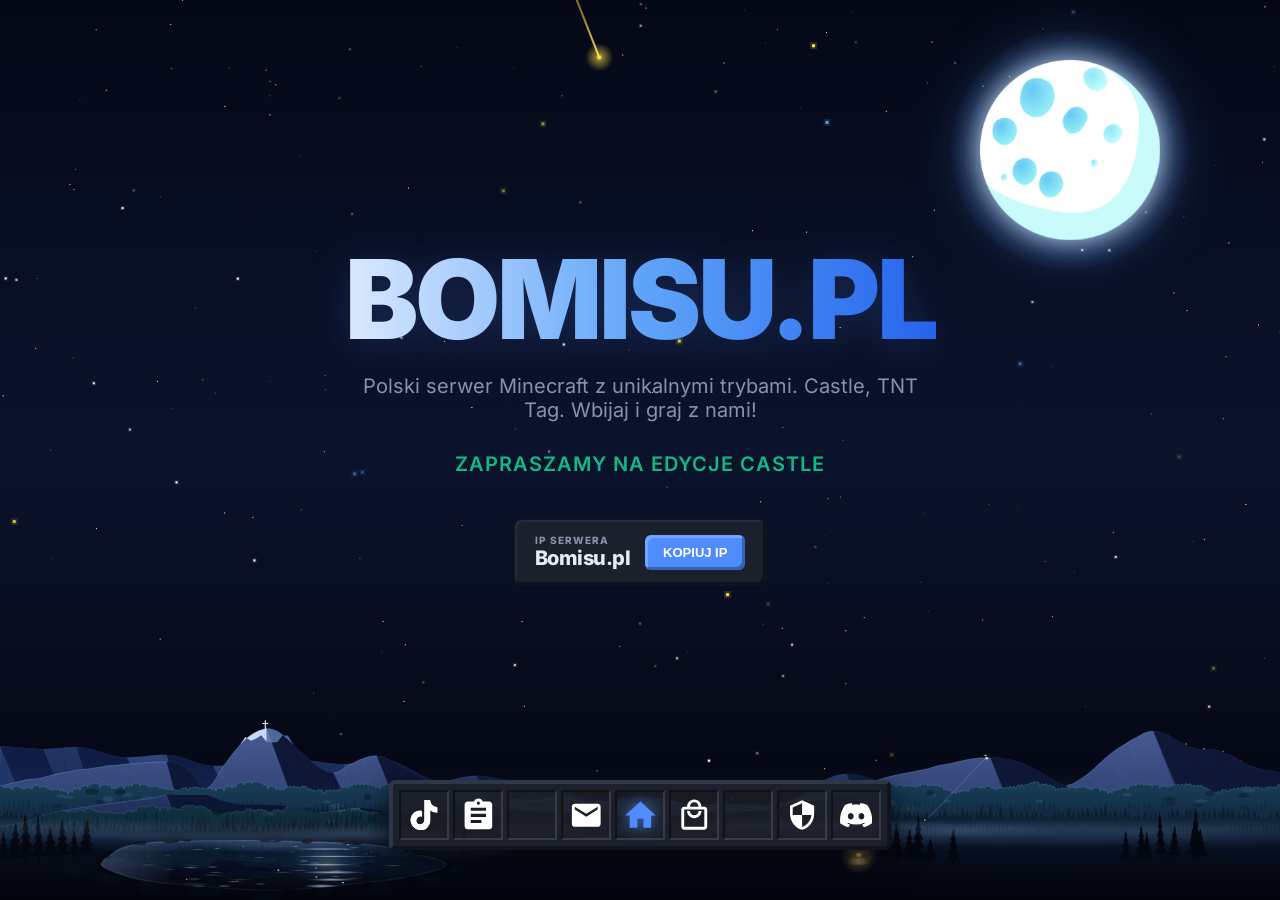
<file: index.html>
<!DOCTYPE html>
<html lang="pl">
<head>
<meta charset="UTF-8" />
<meta name="viewport" content="width=device-width, initial-scale=1.0" />
<title>Bomisu.pl — Serwer Minecraft</title>
<meta name="description" content="Polski serwer Minecraft Bomisu.pl z trybami Castle i TNT Tag." />
<link rel="canonical" href="https://bomisu.pl/" />
<meta name="theme-color" content="#07040d" />
<link rel="icon" type="image/svg+xml" href="assets/favicon.svg" />
<meta property="og:type" content="website" />
<meta property="og:title" content="Bomisu.pl — Serwer Minecraft" />
<meta property="og:description" content="Polski serwer Minecraft Bomisu.pl z trybami Castle i TNT Tag." />
<meta property="og:url" content="https://bomisu.pl/" />
<meta property="og:image" content="https://bomisu.pl/assets/og-image.png" />
<meta property="og:locale" content="pl_PL" />
<meta property="og:site_name" content="Bomisu.pl" />
<meta name="twitter:card" content="summary_large_image" />
<meta name="twitter:title" content="Bomisu.pl — Serwer Minecraft" />
<meta name="twitter:description" content="Polski serwer Minecraft Bomisu.pl z trybami Castle i TNT Tag." />
<meta name="twitter:image" content="https://bomisu.pl/assets/og-image.png" />
<script>
  // Nowa podstrona od razu pokazuje ostatnią klatkę gwiazd zapisaną przed
  // przejściem, dzięki czemu tło jest ciągłe i nie mruga.
  try {
    const starSnapshot = sessionStorage.getItem('bgSnapshot');
    if (starSnapshot) {
      sessionStorage.removeItem('bgSnapshot');
      document.documentElement.style.setProperty('--bg-snapshot', 'url("' + starSnapshot + '")');
      document.documentElement.classList.add('bg-snapshot');
    }
  } catch (err) { /* brak dostępu do sessionStorage */ }
</script>
<script>
  // Skala interfejsu: Full HD (1920x1080) jest bazą, a większe ekrany
  // dostają proporcjonalnie większe elementy (np. 4K = dokładnie 2x).
  (function () {
    const root = document.documentElement;

    function applyUiScale() {
      const scale = Math.max(1, Math.min(window.innerWidth / 1920, window.innerHeight / 1080));
      const width = window.innerWidth / scale;
      const height = window.innerHeight / scale;

      root.style.setProperty('--ui-scale', scale.toFixed(4));
      root.style.setProperty('--ui-w', width.toFixed(2) + 'px');
      root.style.setProperty('--ui-h', height.toFixed(2) + 'px');
      root.style.setProperty('--ui-vw', (width / 100).toFixed(4) + 'px');
      root.style.setProperty('--ui-vh', (height / 100).toFixed(4) + 'px');
    }

    applyUiScale();
    window.addEventListener('resize', applyUiScale, { passive: true });
    window.addEventListener('orientationchange', applyUiScale, { passive: true });
  })();
</script>
<link rel="preload" href="assets/moon.png" as="image">
<link rel="preload" as="image" href="assets/mountains-lake.svg">
<link rel="preload" href="background.js?v=15" as="script">
<link rel="prefetch" href="regulamin.html">
<link rel="prefetch" href="polityka-prywatnosci.html">
<link rel="prefetch" href="kontakt.html">
<link rel="prefetch" href="sklep.html">
<link rel="preload" href="assets/fonts/inter-latin-400.woff2" as="font" type="font/woff2" crossorigin>
<link rel="stylesheet" href="assets/style.css?v=34">
<style>
h1.glow-target.near-moon {
    text-shadow: 0 0 18px rgba(79, 141, 255, 0.65), 0 0 38px rgba(147, 197, 253, 0.45);
  }
  .cd-box.near-moon, .ip-box.near-moon, .hotbar.near-moon {
    border-color: rgba(147, 197, 253, 0.8);
    box-shadow: 0 0 30px rgba(79, 141, 255, 0.5), inset 0 0 15px rgba(79, 141, 255, 0.2);
  }

  /* --- SEKCJA GÓRNA (Hero) --- */
  .hero {
    display: flex;
    flex-direction: column;
    justify-content: center;
    align-items: center;
    text-align: center;
    flex-grow: 1;
    width: 100%;
    max-width: 800px;
    margin-top: 20px;
    z-index: 10;
    pointer-events: none;
    overflow-y: auto;
    padding-bottom: 10px;
  }

  .hero::-webkit-scrollbar { display: none; }
  .hero { -ms-overflow-style: none; scrollbar-width: none; }

  .hero h1, .hero p, .countdown, .ip-box { pointer-events: auto; }

  .hero h1 {
    font-size: clamp(40px, 10vw, 110px);
    font-weight: 900;
    letter-spacing: -3px;
    line-height: 1;
    background: linear-gradient(90deg, #dbeafe, #60a5fa, #2563eb, #60a5fa, #dbeafe);
    background-size: 200% auto;
    -webkit-background-clip: text;
    background-clip: text;
    color: transparent;
    animation: textFlow 5s linear infinite;
    margin-bottom: 20px;
    filter: drop-shadow(0 4px 20px rgba(79, 141, 255, 0.2));
  }

  .hero p.sub {
    font-size: clamp(14px, 2vw, 20px);
    color: var(--muted);
    max-width: 600px;
    margin-bottom: 30px;
  }

  .countdown {
    display: flex;
    gap: 10px;
    margin-bottom: 12px;
    flex-wrap: wrap;
    justify-content: center;
  }

  .cd-box {
    background: var(--panel-bg);
    border: 2px solid var(--panel-border);
    box-shadow: inset -2px -2px 0px rgba(0,0,0,0.5), inset 2px 2px 0px rgba(255,255,255,0.05);
    border-radius: 6px;
    padding: 12px 14px;
    min-width: 70px;
    text-align: center;
  }

  .cd-num {
    font-size: 28px;
    font-weight: 900;
    letter-spacing: -1px;
    line-height: 1;
    display: block;
    width: 100%;
    text-align: center;
    background: linear-gradient(135deg, #F4F8FA, #def2fc);
    -webkit-background-clip: text;
    background-clip: text;
    color: transparent;
  }

  .cd-lbl {
    font-size: 10px;
    color: var(--muted);
    text-transform: uppercase;
    letter-spacing: 1.5px;
    font-weight: 700;
    margin-top: 6px;
  }

  .cd-caption {
    width: 100%;
    font-size: 12px;
    color: var(--muted);
    text-transform: uppercase;
    letter-spacing: 1px;
    font-weight: 600;
    margin-bottom: 30px;
  }

  .ip-box {
    display: inline-flex;
    align-items: center;
    gap: 15px;
    padding: 14px 20px;
    border-radius: 8px;
    background: var(--panel-bg);
    border: 2px solid var(--panel-border);
    box-shadow: inset -2px -2px 0px rgba(0,0,0,0.5), inset 2px 2px 0px rgba(255,255,255,0.05);
  }

  .ip-text { text-align: left; }
  .ip-label { font-size: 10px; color: var(--muted); text-transform: uppercase; letter-spacing: 1px; font-weight: 700; }
  .ip-value { font-size: 20px; font-weight: 800; letter-spacing: -.5px; }

  .copy-btn {
    background: var(--blue);
    border: none;
    color: #fff;
    padding: 10px 18px;
    border-radius: 6px;
    font-weight: 800;
    font-size: 13px;
    text-transform: uppercase;
    cursor: pointer;
    transition: .1s;
    box-shadow: inset -3px -3px 0px rgba(0,0,0,0.3), inset 3px 3px 0px rgba(255,255,255,0.2);
  }

  .copy-btn:hover { filter: brightness(1.1); }
  .copy-btn:active {
    box-shadow: inset 3px 3px 0px rgba(0,0,0,0.3), inset -3px -3px 0px rgba(255,255,255,0.2);
    transform: translateY(2px);
  }

  .home-slot.active .home-icon { fill: var(--blue); filter: drop-shadow(0 0 8px rgba(79, 141, 255, 0.8)); }
  .home-slot.active:hover .home-icon { transform: scale(1.15); }

  /* --- TELEFONY --- */
  @media (max-width: 600px) {
    .hero h1 { font-size: 42px; margin-bottom: 10px; }
    .hero p.sub { font-size: 13px; margin-bottom: 20px; }

    .countdown { gap: 6px; margin-bottom: 8px; }
    .cd-box { padding: 10px 12px; min-width: 60px; }
    .cd-num { font-size: 24px; }
    .cd-caption { margin-bottom: 20px; }

    .ip-box { flex-direction: row; gap: 10px; padding: 10px 14px; }
    .ip-value { font-size: 18px; }
  }
</style>
</head>
<body>

  <div class="space-bg" id="space-bg">
    <canvas id="starfield" aria-hidden="true"></canvas>
    <div class="scenery" aria-hidden="true"><div class="scenery-land"></div><div class="scenery-fog-base"></div></div>
  </div>

  <script src="assets/scenery-fx.js?v=3"></script>

  <div class="moon-container" id="moon">
    <div class="moon-glow"></div>
    <div class="moon-img"></div>
  </div>

  <div class="ui-layer">
  <header class="hero drop-in delay-1">
    <h1 class="glow-target" id="main-title">BOMISU.PL</h1>
    <p class="sub glow-target">Polski serwer Minecraft z unikalnymi trybami. Castle, TNT Tag. Wbijaj i graj z nami!</p>

    <div class="countdown glow-target" id="countdown">
      <div class="cd-box glow-target"><div class="cd-num" id="cd-days">0</div><div class="cd-lbl">Dni</div></div>
      <div class="cd-box glow-target"><div class="cd-num" id="cd-hours">0</div><div class="cd-lbl">Godzin</div></div>
      <div class="cd-box glow-target"><div class="cd-num" id="cd-mins">0</div><div class="cd-lbl">Minut</div></div>
      <div class="cd-box glow-target"><div class="cd-num" id="cd-secs">0</div><div class="cd-lbl">Sekund</div></div>
    </div>
    <div class="cd-caption glow-target" id="cd-caption">⏳ Do końca beta testów</div>

    <div class="ip-box glow-target">
      <div class="ip-text">
        <div class="ip-label">IP Serwera</div>
        <div class="ip-value" id="ip">Bomisu.pl</div>
      </div>
      <button class="copy-btn glow-target" onclick="copyIP()" id="copy-btn">Kopiuj IP</button>
    </div>

    <noscript>
      <p>IP serwera: <strong>bomisu.pl</strong></p>
    </noscript>
  </header>

  <div class="bottom-bar drop-in delay-2">
    <nav aria-label="Nawigacja główna">
      <div class="hotbar glow-target" id="hotbar">

        <div class="slot tiktok-slot" role="link" tabindex="0" data-href="https://www.tiktok.com/@bomisumc" data-external="true" aria-label="TikTok — otwiera się w nowej karcie">
          <svg aria-hidden="true" class="tiktok-icon" viewBox="0 0 448 512" xmlns="http://www.w3.org/2000/svg">
            <path fill="currentColor" d="M448,209.91a210.06,210.06,0,0,1-122.77-39.25V349.38A162.55,162.55,0,1,1,185,188.31V278.2a74.62,74.62,0,1,0,52.23,71.18V0l88,0a121.18,121.18,0,0,0,1.86,22.17h0A122.18,122.18,0,0,0,381,102.39a121.43,121.43,0,0,0,67,20.14Z" transform="translate(-8, -8)"/>
            <path fill="currentColor" d="M448,209.91a210.06,210.06,0,0,1-122.77-39.25V349.38A162.55,162.55,0,1,1,185,188.31V278.2a74.62,74.62,0,1,0,52.23,71.18V0l88,0a121.18,121.18,0,0,0,1.86,22.17h0A122.18,122.18,0,0,0,381,102.39a121.43,121.43,0,0,0,67,20.14Z" transform="translate(8, 8)"/>
            <path fill="currentColor" d="M448,209.91a210.06,210.06,0,0,1-122.77-39.25V349.38A162.55,162.55,0,1,1,185,188.31V278.2a74.62,74.62,0,1,0,52.23,71.18V0l88,0a121.18,121.18,0,0,0,1.86,22.17h0A122.18,122.18,0,0,0,381,102.39a121.43,121.43,0,0,0,67,20.14Z"/>
          </svg>
          <div class="tooltip">
            <div class="tooltip-title">TikTok</div>
            <div class="tooltip-desc">Zobacz naszego TikToka! Kliknij, aby wejść.</div>
          </div>
        </div>

        <div class="slot rules-slot" role="link" tabindex="0" data-href="regulamin.html" aria-label="Regulamin">
          <svg aria-hidden="true" class="rules-icon" viewBox="0 0 24 24" xmlns="http://www.w3.org/2000/svg">
            <path d="M19 3h-4.18C14.4 1.84 13.3 1 12 1c-1.3 0-2.4.84-2.82 2H5c-1.1 0-2 .9-2 2v14c0 1.1.9 2 2 2h14c1.1 0 2-.9 2-2V5c0-1.1-.9-2-2-2zm-7 0c.55 0 1 .45 1 1s-.45 1-1 1-1-.45-1-1 .45-1 1-1zm2 14H7v-2h7v2zm3-4H7v-2h10v2zm0-4H7V7h10v2z"/>
          </svg>
          <div class="tooltip">
            <div class="tooltip-title">Regulamin</div>
            <div class="tooltip-desc">Zapoznaj się z zasadami panującymi na serwerze.</div>
          </div>
        </div>

        <div class="slot"></div>

        <div class="slot contact-slot" role="link" tabindex="0" data-href="kontakt.html" aria-label="Kontakt">
          <svg aria-hidden="true" class="contact-icon" viewBox="0 0 24 24" xmlns="http://www.w3.org/2000/svg">
            <path d="M20 4H4c-1.1 0-1.99.9-1.99 2L2 18c0 1.1.9 2 2 2h16c1.1 0 2-.9 2-2V6c0-1.1-.9-2-2-2zm0 4l-8 5-8-5V6l8 5 8-5v2z"/>
          </svg>
          <div class="tooltip">
            <div class="tooltip-title">Kontakt</div>
            <div class="tooltip-desc">Napisz do nas — Discord, TikTok i inne kanały.</div>
          </div>
        </div>

        <div class="slot home-slot active" role="link" tabindex="0" data-href="index.html" aria-label="Strona główna" aria-current="page">
          <svg aria-hidden="true" class="home-icon" viewBox="0 0 24 24" xmlns="http://www.w3.org/2000/svg">
            <path d="M10 20v-6h4v6h5v-8h3L12 3 2 12h3v8z"/>
          </svg>
          <div class="tooltip">
            <div class="tooltip-title">Strona Główna</div>
            <div class="tooltip-desc">Jesteś na tej stronie.</div>
          </div>
        </div>

        <div class="slot shop-slot" role="link" tabindex="0" data-href="sklep.html" aria-label="Sklep">
          <svg aria-hidden="true" class="shop-icon" viewBox="0 0 24 24" xmlns="http://www.w3.org/2000/svg">
            <path d="M19 6h-2c0-2.76-2.24-5-5-5S7 3.24 7 6H5c-1.1 0-2 .9-2 2v12c0 1.1.9 2 2 2h14c1.1 0 2-.9 2-2V8c0-1.1-.9-2-2-2zm-7-3c1.66 0 3 1.34 3 3H9c0-1.66 1.34-3 3-3zm7 17H5V8h14v12zm-7-8c-1.66 0-3-1.34-3-3H7c0 2.76 2.24 5 5 5s5-2.24 5-5h-2c0 1.66-1.34 3-3 3z"/>
          </svg>
          <div class="tooltip">
            <div class="tooltip-title">Sklep</div>
            <div class="tooltip-desc">Wybierz kwotę i wesprzyj serwer.</div>
          </div>
        </div>

        <div class="slot"></div>

        <div class="slot privacy-slot" role="link" tabindex="0" data-href="polityka-prywatnosci.html" aria-label="Polityka prywatności">
          <svg aria-hidden="true" class="privacy-icon" viewBox="0 0 24 24" xmlns="http://www.w3.org/2000/svg">
            <path d="M12 1L3 5v6c0 5.55 3.84 10.74 9 12 5.16-1.26 9-6.45 9-12V5l-9-4zm0 10.99h7c-.53 4.12-3.28 7.79-7 8.94V12H5V6.3l7-3.11v8.8z"/>
          </svg>
          <div class="tooltip">
            <div class="tooltip-title">Polityka Prywatności</div>
            <div class="tooltip-desc">Informacje o przetwarzaniu danych i ciasteczkach.</div>
          </div>
        </div>

        <div class="slot discord-slot" role="link" tabindex="0" data-href="https://dc.bomisu.pl/" data-external="true" aria-label="Discord — otwiera się w nowej karcie">
          <svg aria-hidden="true" class="discord-icon" viewBox="0 0 127.14 96.36" xmlns="http://www.w3.org/2000/svg">
            <path d="M107.7,8.07A105.15,105.15,0,0,0,81.47,0a72.06,72.06,0,0,0-3.36,6.83A97.68,97.68,0,0,0,49,6.83,72.37,72.37,0,0,0,45.64,0,105.89,105.89,0,0,0,19.39,8.09C2.79,32.65-1.71,56.6.54,80.21h0A105.73,105.73,0,0,0,32.71,96.36,77.7,77.7,0,0,0,39.6,85.25a68.42,68.42,0,0,1-10.85-5.18c.91-.66,1.8-1.34,2.66-2a75.57,75.57,0,0,0,64.32,0c.87.71,1.76,1.39,2.66,2a68.68,68.68,0,0,1-10.87,5.19,77,77,0,0,0,6.89,11.1A105.25,105.25,0,0,0,126.6,80.22h0C129.24,52.84,122.09,29.11,107.7,8.07ZM42.45,65.69C36.18,65.69,31,60,31,53s5-12.74,11.43-12.74S54,46,53.89,53,48.84,65.69,42.45,65.69Zm42.24,0C78.41,65.69,73.25,60,73.25,53s5-12.74,11.44-12.74S96.2,46,96.12,53,91.08,65.69,84.69,65.69Z"/>
          </svg>
          <div class="tooltip">
            <div class="tooltip-title">Discord</div>
            <div class="tooltip-desc">Dołącz do naszej społeczności! Kliknij, aby wejść.</div>
          </div>
        </div>

      </div>
    </nav>
  </div>

  </div><!-- /.ui-layer -->

<script src="background.js?v=15"></script>
<script src="countdown.js"></script>
<script>
  // ====== KOPIUJ IP ======
  function copyIP() {
    const ip = document.getElementById('ip').textContent.trim();
    const btn = document.getElementById('copy-btn');
    navigator.clipboard.writeText(ip).then(() => {
      const oldText = btn.textContent;
      btn.textContent = 'Skopiowano!';
      btn.style.background = 'var(--green)';
      setTimeout(() => {
        btn.textContent = oldText;
        btn.style.background = 'var(--blue)';
      }, 2000);
    });
  }

  // ====== COUNTDOWN ======
  let betaEnd = new Date('2099-12-31T23:59:59');
  let countdownEndMessage = '✅ BETA ZAKOŃCZONA!';
  let countdownEndColor = '#10b981';
  let countdownIntervalId = null;

  function ensureCountdownBoxes() {
    const box = document.getElementById('countdown');
    if (!box || document.getElementById('cd-days')) return;
    box.innerHTML = '<div class="cd-box glow-target"><div class="cd-num" id="cd-days">0</div><div class="cd-lbl">Dni</div></div>' +
      '<div class="cd-box glow-target"><div class="cd-num" id="cd-hours">0</div><div class="cd-lbl">Godzin</div></div>' +
      '<div class="cd-box glow-target"><div class="cd-num" id="cd-mins">0</div><div class="cd-lbl">Minut</div></div>' +
      '<div class="cd-box glow-target"><div class="cd-num" id="cd-secs">0</div><div class="cd-lbl">Sekund</div></div>';
  }

  function updateCountdown() {
    const now = new Date().getTime();
    const distance = betaEnd.getTime() - now;
    if (distance < 0) {
      if (countdownIntervalId) clearInterval(countdownIntervalId);
      const caption = document.getElementById('cd-caption');
      if (caption) caption.style.display = 'none';
      const done = document.createElement('div');
      done.className = 'cd-caption';
      done.style.fontSize = '20px';
      done.style.color = countdownEndColor;
      done.textContent = countdownEndMessage;
      const box = document.getElementById('countdown');
      if (box) box.replaceChildren(done);
      return;
    }

    const caption = document.getElementById('cd-caption');
    if (caption) caption.style.display = '';
    ensureCountdownBoxes();
    document.getElementById('cd-days').textContent = Math.floor(distance / (1000 * 60 * 60 * 24));
    document.getElementById('cd-hours').textContent = Math.floor((distance % (1000 * 60 * 60 * 24)) / (1000 * 60 * 60));
    document.getElementById('cd-mins').textContent = Math.floor((distance % (1000 * 60 * 60)) / (1000 * 60));
    document.getElementById('cd-secs').textContent = Math.floor((distance % (1000 * 60)) / 1000);
  }
  countdownIntervalId = setInterval(updateCountdown, 1000);
  updateCountdown();

  // Data końca odliczania jest wczytywana z countdown.js.
  // Format daty: "DD MM RRRR GG MM", np. "30 10 2026 21 30".
  (function applyCountdownConfig() {
    const cfg = window || {};
    const dateText = (cfg.countdownDate || '').toString();
    const description = (cfg.countdownDescription || '').toString().trim();
    const endMessage = (cfg.countdownEndMessage || '').toString().trim();
    const endColor = (cfg.countdownEndColor || '').toString().trim();

    const caption = document.getElementById('cd-caption');
    if (description && caption) {
      caption.textContent = description;
    }
    if (endMessage) {
      countdownEndMessage = endMessage;
    }
    if (/^#(?:[0-9a-fA-F]{3}){1,2}$/.test(endColor)) {
      countdownEndColor = endColor;
    }

    const parts = (dateText.match(/\d+/g) || []).map(Number);
    if (parts.length >= 5) {
      const [day, month, year, hour, minute] = parts;
      const parsed = new Date(year, month - 1, day, hour, minute, 0);
      if (!Number.isNaN(parsed.getTime())) {
        betaEnd = parsed;
        updateCountdown();
      }
    }
  })();
</script>
</body>
</html>
</file>
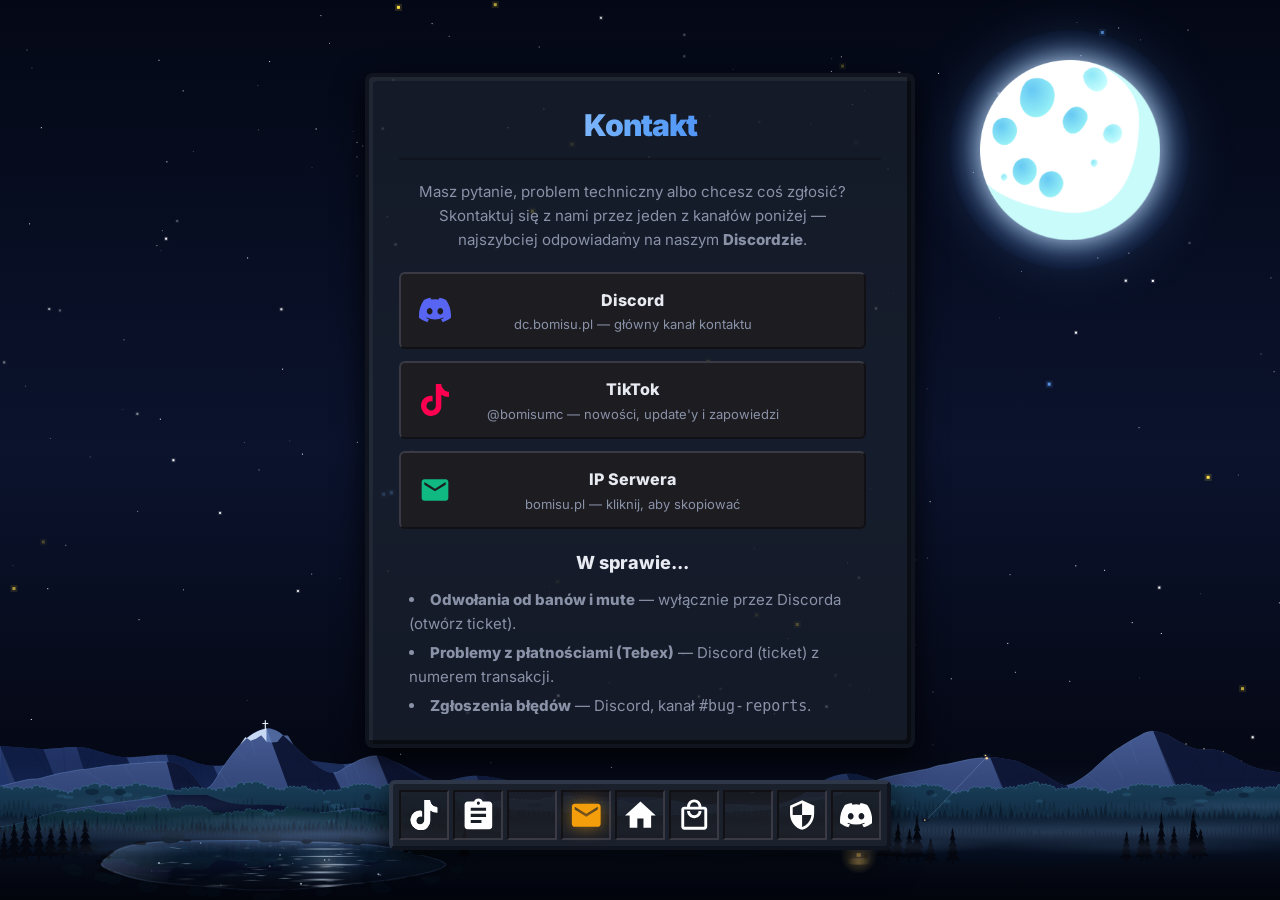
<file: kontakt.html>
<!DOCTYPE html>
<html lang="pl">
<head>
<meta charset="UTF-8" />
<meta name="viewport" content="width=device-width, initial-scale=1.0" />
<title>Kontakt — Bomisu.pl</title>
<meta name="description" content="Skontaktuj się z Bomisu.pl przez Discord lub TikTok. Zgłoś problem techniczny, odwołanie od bana albo pytanie o płatności Tebex — czas odpowiedzi 24–48 h." />
<link rel="canonical" href="https://bomisu.pl/kontakt.html" />
<meta name="theme-color" content="#07040d" />
<link rel="icon" type="image/svg+xml" href="assets/favicon.svg" />
<meta property="og:type" content="website" />
<meta property="og:title" content="Kontakt — Bomisu.pl" />
<meta property="og:description" content="Skontaktuj się z Bomisu.pl przez Discord lub TikTok. Zgłoś problem techniczny, odwołanie od bana albo pytanie o płatności Tebex — czas odpowiedzi 24–48 h." />
<meta property="og:url" content="https://bomisu.pl/kontakt.html" />
<meta property="og:image" content="https://bomisu.pl/assets/og-image.png" />
<meta property="og:locale" content="pl_PL" />
<meta property="og:site_name" content="Bomisu.pl" />
<meta name="twitter:card" content="summary_large_image" />
<meta name="twitter:title" content="Kontakt — Bomisu.pl" />
<meta name="twitter:description" content="Skontaktuj się z Bomisu.pl przez Discord lub TikTok. Zgłoś problem techniczny, odwołanie od bana albo pytanie o płatności Tebex — czas odpowiedzi 24–48 h." />
<meta name="twitter:image" content="https://bomisu.pl/assets/og-image.png" />
<script>
  // Nowa podstrona od razu pokazuje ostatnią klatkę gwiazd zapisaną przed
  // przejściem, dzięki czemu tło jest ciągłe i nie mruga.
  try {
    const starSnapshot = sessionStorage.getItem('bgSnapshot');
    if (starSnapshot) {
      sessionStorage.removeItem('bgSnapshot');
      document.documentElement.style.setProperty('--bg-snapshot', 'url("' + starSnapshot + '")');
      document.documentElement.classList.add('bg-snapshot');
    }
  } catch (err) { /* brak dostępu do sessionStorage */ }
</script>
<script>
  // Skala interfejsu: Full HD (1920x1080) jest bazą, a większe ekrany
  // dostają proporcjonalnie większe elementy (np. 4K = dokładnie 2x).
  (function () {
    const root = document.documentElement;

    function applyUiScale() {
      const scale = Math.max(1, Math.min(window.innerWidth / 1920, window.innerHeight / 1080));
      const width = window.innerWidth / scale;
      const height = window.innerHeight / scale;

      root.style.setProperty('--ui-scale', scale.toFixed(4));
      root.style.setProperty('--ui-w', width.toFixed(2) + 'px');
      root.style.setProperty('--ui-h', height.toFixed(2) + 'px');
      root.style.setProperty('--ui-vw', (width / 100).toFixed(4) + 'px');
      root.style.setProperty('--ui-vh', (height / 100).toFixed(4) + 'px');
    }

    applyUiScale();
    window.addEventListener('resize', applyUiScale, { passive: true });
    window.addEventListener('orientationchange', applyUiScale, { passive: true });
  })();
</script>
<link rel="preload" href="assets/moon.png" as="image">
<link rel="preload" as="image" href="assets/mountains-lake.svg">
<link rel="preload" href="background.js?v=15" as="script">
<link rel="prefetch" href="index.html">
<link rel="prefetch" href="regulamin.html">
<link rel="prefetch" href="polityka-prywatnosci.html">
<link rel="prefetch" href="sklep.html">
<link rel="preload" href="assets/fonts/inter-latin-400.woff2" as="font" type="font/woff2" crossorigin>
<link rel="stylesheet" href="assets/style.css?v=34">
<style>
.contact-icon {
    fill: #f59e0b;
    transition: transform 0.2s, filter 0.2s;
    filter: drop-shadow(0 0 8px rgba(245, 158, 11, 0.6));
  }
  .contact-slot:hover .contact-icon {
    transform: scale(1.15);
    fill: #f59e0b;
    filter: drop-shadow(0 0 8px rgba(245, 158, 11, 0.6));
  }

  /* --- KARTY KONTAKTOWE --- */
  .contact-grid {
    display: flex;
    flex-direction: column;
    gap: 12px;
    margin: 20px 0;
  }
  .contact-card {
    display: flex;
    align-items: center;
    gap: 16px;
    padding: 14px 18px;
    background: var(--slot-bg);
    border-top: 2px solid var(--slot-border-dark);
    border-left: 2px solid var(--slot-border-dark);
    border-bottom: 2px solid var(--slot-border-light);
    border-right: 2px solid var(--slot-border-light);
    border-radius: 6px;
    text-decoration: none;
    color: var(--text);
    cursor: pointer;
    transition: transform 0.2s ease, box-shadow 0.2s ease, border-color 0.2s ease, background 0.2s ease;
    user-select: none;
  }
  .contact-card:hover {
    background: #252530;
  }
  .contact-card > svg {
    width: 32px; height: 32px;
    flex-shrink: 0;
    transition: transform 0.2s ease;
  }
  .contact-card h3 {
    font-size: 16px;
    font-weight: 800;
    margin-bottom: 2px;
    color: var(--text);
  }
  .contact-card p {
    font-size: 13px;
    color: var(--muted);
    margin: 0;
    line-height: 1.4;
  }

  .discord-card > svg { fill: #5865F2; }
  .discord-card:hover {
    border-color: #5865F2;
    box-shadow: 0 0 20px rgba(88, 101, 242, 0.35);
  }
  .discord-card:hover h3 { color: #5865F2; }

  .tiktok-card > svg { color: #ff0050; }
  .tiktok-card:hover {
    border-color: #ff0050;
    box-shadow: 0 0 20px rgba(255, 0, 80, 0.35);
  }
  .tiktok-card:hover h3 { color: #ff0050; }

  .ip-card > svg { fill: var(--green); }
  .ip-card:hover {
    border-color: var(--green);
    box-shadow: 0 0 20px rgba(16, 185, 129, 0.35);
  }
  .ip-card:hover h3 { color: var(--green); }

  /* --- TELEFONY --- */
  @media (max-width: 600px) {
    .contact-card { padding: 12px 14px; gap: 12px; }
    .contact-card > svg { width: 26px; height: 26px; }
    .contact-card h3 { font-size: 14px; }
    .contact-card p { font-size: 12px; }
  }
</style>
</head>
<body>

  <div class="space-bg" id="space-bg">
    <canvas id="starfield" aria-hidden="true"></canvas>
    <div class="scenery" aria-hidden="true"><div class="scenery-land"></div><div class="scenery-fog-base"></div></div>
  </div>

  <script src="assets/scenery-fx.js?v=3"></script>

  <div class="moon-container" id="moon">
    <div class="moon-glow"></div>
    <div class="moon-img"></div>
  </div>

  <div class="ui-layer">
  <main class="rules-wrapper drop-in delay-1">
    <div class="mc-panel glow-target" id="main-panel">

      <h1>Kontakt</h1>

      <div class="rules-text">
        <p>Masz pytanie, problem techniczny albo chcesz coś zgłosić? Skontaktuj się z nami przez jeden z kanałów poniżej — najszybciej odpowiadamy na naszym <strong>Discordzie</strong>.</p>

        <div class="contact-grid">
          <a href="https://dc.bomisu.pl/" target="_blank" rel="noopener" class="contact-card discord-card">
            <svg viewBox="0 0 127.14 96.36" xmlns="http://www.w3.org/2000/svg">
              <path d="M107.7,8.07A105.15,105.15,0,0,0,81.47,0a72.06,72.06,0,0,0-3.36,6.83A97.68,97.68,0,0,0,49,6.83,72.37,72.37,0,0,0,45.64,0,105.89,105.89,0,0,0,19.39,8.09C2.79,32.65-1.71,56.6.54,80.21h0A105.73,105.73,0,0,0,32.71,96.36,77.7,77.7,0,0,0,39.6,85.25a68.42,68.42,0,0,1-10.85-5.18c.91-.66,1.8-1.34,2.66-2a75.57,75.57,0,0,0,64.32,0c.87.71,1.76,1.39,2.66,2a68.68,68.68,0,0,1-10.87,5.19,77,77,0,0,0,6.89,11.1A105.25,105.25,0,0,0,126.6,80.22h0C129.24,52.84,122.09,29.11,107.7,8.07ZM42.45,65.69C36.18,65.69,31,60,31,53s5-12.74,11.43-12.74S54,46,53.89,53,48.84,65.69,42.45,65.69Zm42.24,0C78.41,65.69,73.25,60,73.25,53s5-12.74,11.44-12.74S96.2,46,96.12,53,91.08,65.69,84.69,65.69Z"/>
            </svg>
            <div>
              <h3>Discord</h3>
              <p>dc.bomisu.pl — główny kanał kontaktu</p>
            </div>
          </a>

          <a href="https://www.tiktok.com/@bomisumc" target="_blank" rel="noopener" class="contact-card tiktok-card">
            <svg viewBox="0 0 448 512" xmlns="http://www.w3.org/2000/svg">
              <path fill="currentColor" d="M448,209.91a210.06,210.06,0,0,1-122.77-39.25V349.38A162.55,162.55,0,1,1,185,188.31V278.2a74.62,74.62,0,1,0,52.23,71.18V0l88,0a121.18,121.18,0,0,0,1.86,22.17h0A122.18,122.18,0,0,0,381,102.39a121.43,121.43,0,0,0,67,20.14Z"/>
            </svg>
            <div>
              <h3>TikTok</h3>
              <p>@bomisumc — nowości, update'y i zapowiedzi</p>
            </div>
          </a>

          <div class="contact-card ip-card" onclick="copyContactIP()" id="ip-card" title="Kliknij, aby skopiować IP">
            <svg viewBox="0 0 24 24" xmlns="http://www.w3.org/2000/svg">
              <path d="M20 4H4c-1.1 0-1.99.9-1.99 2L2 18c0 1.1.9 2 2 2h16c1.1 0 2-.9 2-2V6c0-1.1-.9-2-2-2zm0 4l-8 5-8-5V6l8 5 8-5v2z"/>
            </svg>
            <div>
              <h3>IP Serwera</h3>
              <p id="contact-ip">bomisu.pl — kliknij, aby skopiować</p>
            </div>
          </div>
        </div>

        <h2>W sprawie...</h2>
        <ul>
          <li><strong>Odwołania od banów i mute</strong> — wyłącznie przez Discorda (otwórz ticket).</li>
          <li><strong>Problemy z płatnościami (Tebex)</strong> — Discord (ticket) z numerem transakcji.</li>
          <li><strong>Zgłoszenia błędów</strong> — Discord, kanał <code>#bug-reports</code>.</li>
          <li><strong>Współpraca i reklama</strong> — kontakt przez Discord.</li>
          <li><strong>Problemy techniczne ze stroną</strong> — Discord lub ticket techniczny.</li>
        </ul>

        <h2>Czas odpowiedzi</h2>
        <p>Staramy się odpowiadać w ciągu <strong>24–48 godzin</strong>. W weekendy i święta może to potrwać nieco dłużej. Prosimy o cierpliwość — każdy ticket jest przez nas sprawdzany.</p>

        <p>⚠️ <strong>Nie wysyłaj tej samej sprawy wielokrotnie</strong> — duplikaty tylko wydłużają czas oczekiwania na odpowiedź.</p>

        <p style="margin-top: 20px; color: var(--blue); font-weight: bold; text-align: center;">Do zobaczenia na serwerze i na Discordzie! 🌙</p>
      </div>
    </div>
  </main>

  <div class="bottom-bar drop-in delay-2">
    <nav aria-label="Nawigacja główna">
      <div class="hotbar glow-target" id="hotbar">

        <div class="slot tiktok-slot" role="link" tabindex="0" data-href="https://www.tiktok.com/@bomisumc" data-external="true" aria-label="TikTok — otwiera się w nowej karcie">
          <svg aria-hidden="true" class="tiktok-icon" viewBox="0 0 448 512" xmlns="http://www.w3.org/2000/svg">
            <path fill="currentColor" d="M448,209.91a210.06,210.06,0,0,1-122.77-39.25V349.38A162.55,162.55,0,1,1,185,188.31V278.2a74.62,74.62,0,1,0,52.23,71.18V0l88,0a121.18,121.18,0,0,0,1.86,22.17h0A122.18,122.18,0,0,0,381,102.39a121.43,121.43,0,0,0,67,20.14Z" transform="translate(-8, -8)"/>
            <path fill="currentColor" d="M448,209.91a210.06,210.06,0,0,1-122.77-39.25V349.38A162.55,162.55,0,1,1,185,188.31V278.2a74.62,74.62,0,1,0,52.23,71.18V0l88,0a121.18,121.18,0,0,0,1.86,22.17h0A122.18,122.18,0,0,0,381,102.39a121.43,121.43,0,0,0,67,20.14Z" transform="translate(8, 8)"/>
            <path fill="currentColor" d="M448,209.91a210.06,210.06,0,0,1-122.77-39.25V349.38A162.55,162.55,0,1,1,185,188.31V278.2a74.62,74.62,0,1,0,52.23,71.18V0l88,0a121.18,121.18,0,0,0,1.86,22.17h0A122.18,122.18,0,0,0,381,102.39a121.43,121.43,0,0,0,67,20.14Z"/>
          </svg>
          <div class="tooltip">
            <div class="tooltip-title">TikTok</div>
            <div class="tooltip-desc">Zobacz naszego TikToka! Kliknij, aby wejść.</div>
          </div>
        </div>

        <div class="slot rules-slot" role="link" tabindex="0" data-href="regulamin.html" aria-label="Regulamin">
          <svg aria-hidden="true" class="rules-icon" viewBox="0 0 24 24" xmlns="http://www.w3.org/2000/svg">
            <path d="M19 3h-4.18C14.4 1.84 13.3 1 12 1c-1.3 0-2.4.84-2.82 2H5c-1.1 0-2 .9-2 2v14c0 1.1.9 2 2 2h14c1.1 0 2-.9 2-2V5c0-1.1-.9-2-2-2zm-7 0c.55 0 1 .45 1 1s-.45 1-1 1-1-.45-1-1 .45-1 1-1zm2 14H7v-2h7v2zm3-4H7v-2h10v2zm0-4H7V7h10v2z"/>
          </svg>
          <div class="tooltip">
            <div class="tooltip-title">Regulamin</div>
            <div class="tooltip-desc">Zapoznaj się z zasadami panującymi na serwerze.</div>
          </div>
        </div>

        <div class="slot"></div>

        <div class="slot contact-slot" role="link" tabindex="0" data-href="kontakt.html" aria-label="Kontakt" aria-current="page">
          <svg aria-hidden="true" class="contact-icon" viewBox="0 0 24 24" xmlns="http://www.w3.org/2000/svg">
            <path d="M20 4H4c-1.1 0-1.99.9-1.99 2L2 18c0 1.1.9 2 2 2h16c1.1 0 2-.9 2-2V6c0-1.1-.9-2-2-2zm0 4l-8 5-8-5V6l8 5 8-5v2z"/>
          </svg>
          <div class="tooltip">
            <div class="tooltip-title">Kontakt</div>
            <div class="tooltip-desc">Jesteś na tej stronie.</div>
          </div>
        </div>

        <div class="slot home-slot" role="link" tabindex="0" data-href="index.html" aria-label="Strona główna">
          <svg aria-hidden="true" class="home-icon" viewBox="0 0 24 24" xmlns="http://www.w3.org/2000/svg">
            <path d="M10 20v-6h4v6h5v-8h3L12 3 2 12h3v8z"/>
          </svg>
          <div class="tooltip">
            <div class="tooltip-title">Strona Główna</div>
            <div class="tooltip-desc">Wróć do menu głównego.</div>
          </div>
        </div>

        <div class="slot shop-slot" role="link" tabindex="0" data-href="sklep.html" aria-label="Sklep">
          <svg aria-hidden="true" class="shop-icon" viewBox="0 0 24 24" xmlns="http://www.w3.org/2000/svg">
            <path d="M19 6h-2c0-2.76-2.24-5-5-5S7 3.24 7 6H5c-1.1 0-2 .9-2 2v12c0 1.1.9 2 2 2h14c1.1 0 2-.9 2-2V8c0-1.1-.9-2-2-2zm-7-3c1.66 0 3 1.34 3 3H9c0-1.66 1.34-3 3-3zm7 17H5V8h14v12zm-7-8c-1.66 0-3-1.34-3-3H7c0 2.76 2.24 5 5 5s5-2.24 5-5h-2c0 1.66-1.34 3-3 3z"/>
          </svg>
          <div class="tooltip">
            <div class="tooltip-title">Sklep</div>
            <div class="tooltip-desc">Wybierz kwotę i wesprzyj serwer.</div>
          </div>
        </div>

        <div class="slot"></div>

        <div class="slot privacy-slot" role="link" tabindex="0" data-href="polityka-prywatnosci.html" aria-label="Polityka prywatności">
          <svg aria-hidden="true" class="privacy-icon" viewBox="0 0 24 24" xmlns="http://www.w3.org/2000/svg">
            <path d="M12 1L3 5v6c0 5.55 3.84 10.74 9 12 5.16-1.26 9-6.45 9-12V5l-9-4zm0 10.99h7c-.53 4.12-3.28 7.79-7 8.94V12H5V6.3l7-3.11v8.8z"/>
          </svg>
          <div class="tooltip">
            <div class="tooltip-title">Polityka Prywatności</div>
            <div class="tooltip-desc">Informacje o przetwarzaniu danych i ciasteczkach.</div>
          </div>
        </div>

        <div class="slot discord-slot" role="link" tabindex="0" data-href="https://dc.bomisu.pl/" data-external="true" aria-label="Discord — otwiera się w nowej karcie">
          <svg aria-hidden="true" class="discord-icon" viewBox="0 0 127.14 96.36" xmlns="http://www.w3.org/2000/svg">
            <path d="M107.7,8.07A105.15,105.15,0,0,0,81.47,0a72.06,72.06,0,0,0-3.36,6.83A97.68,97.68,0,0,0,49,6.83,72.37,72.37,0,0,0,45.64,0,105.89,105.89,0,0,0,19.39,8.09C2.79,32.65-1.71,56.6.54,80.21h0A105.73,105.73,0,0,0,32.71,96.36,77.7,77.7,0,0,0,39.6,85.25a68.42,68.42,0,0,1-10.85-5.18c.91-.66,1.8-1.34,2.66-2a75.57,75.57,0,0,0,64.32,0c.87.71,1.76,1.39,2.66,2a68.68,68.68,0,0,1-10.87,5.19,77,77,0,0,0,6.89,11.1A105.25,105.25,0,0,0,126.6,80.22h0C129.24,52.84,122.09,29.11,107.7,8.07ZM42.45,65.69C36.18,65.69,31,60,31,53s5-12.74,11.43-12.74S54,46,53.89,53,48.84,65.69,42.45,65.69Zm42.24,0C78.41,65.69,73.25,60,73.25,53s5-12.74,11.44-12.74S96.2,46,96.12,53,91.08,65.69,84.69,65.69Z"/>
          </svg>
          <div class="tooltip">
            <div class="tooltip-title">Discord</div>
            <div class="tooltip-desc">Dołącz do naszej społeczności! Kliknij, aby wejść.</div>
          </div>
        </div>

      </div>
    </nav>
  </div>

  </div><!-- /.ui-layer -->

<script src="background.js?v=15"></script>
<script>
  // ====== KOPIUJ IP (karta kontaktowa) ======
  function copyContactIP() {
    const label = document.getElementById('contact-ip');
    navigator.clipboard.writeText('bomisu.pl').then(() => {
      const old = label.textContent;
      label.textContent = '✅ Skopiowano: bomisu.pl';
      setTimeout(() => { label.textContent = old; }, 2000);
    });
  }
</script>
</body>
</html>
</file>
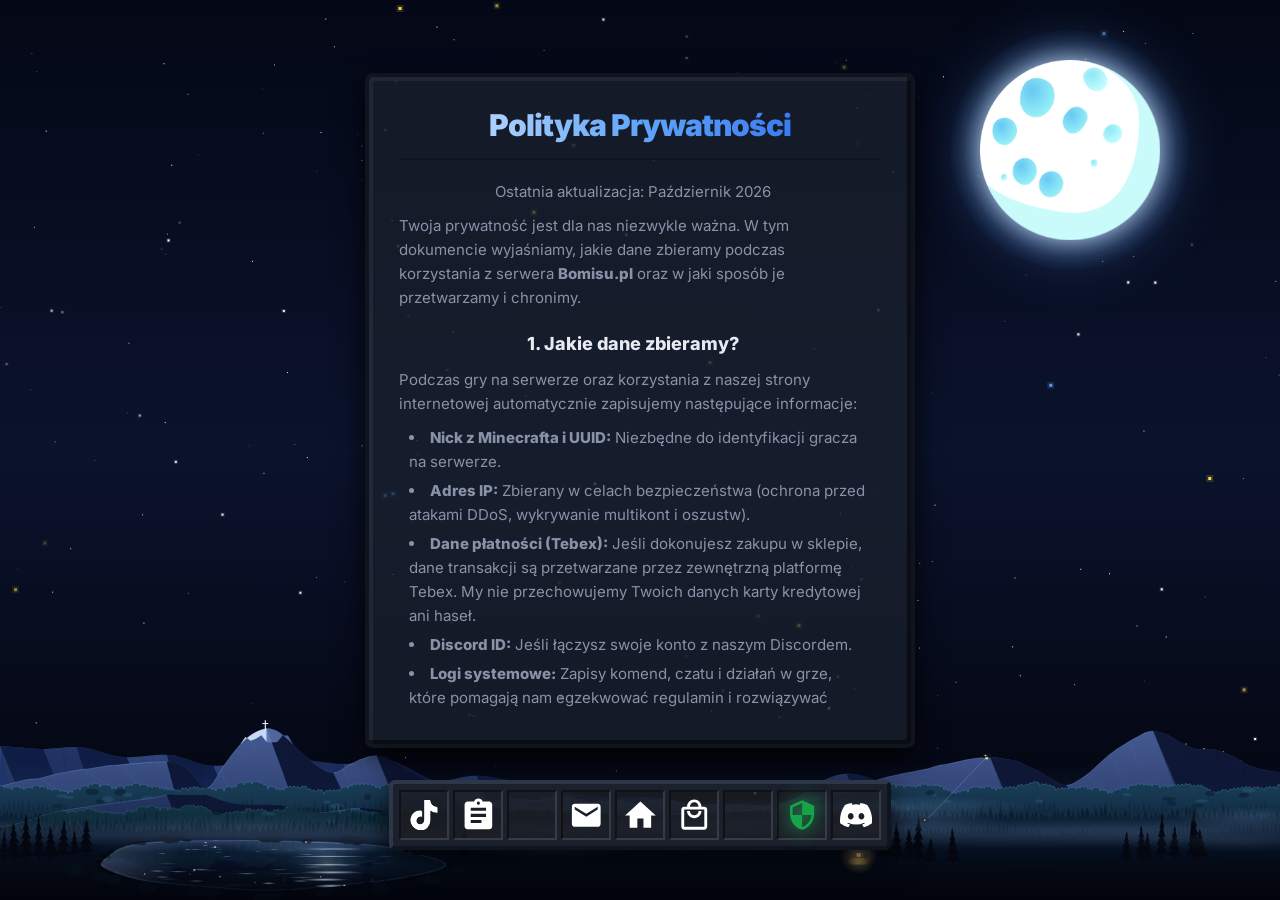
<file: polityka-prywatnosci.html>
<!DOCTYPE html>
<html lang="pl">
<head>
<meta charset="UTF-8" />
<meta name="viewport" content="width=device-width, initial-scale=1.0" />
<title>Polityka Prywatności — Bomisu.pl</title>
<meta name="description" content="Polityka prywatności Bomisu.pl: dowiedz się, jakie dane zbieramy, jak wykorzystujemy cookies i komu je udostępniamy. Poznaj swoje prawa i zasady bezpieczeństwa." />
<link rel="canonical" href="https://bomisu.pl/polityka-prywatnosci.html" />
<meta name="theme-color" content="#07040d" />
<link rel="icon" type="image/svg+xml" href="assets/favicon.svg" />
<meta property="og:type" content="website" />
<meta property="og:title" content="Polityka Prywatności — Bomisu.pl" />
<meta property="og:description" content="Polityka prywatności Bomisu.pl: dowiedz się, jakie dane zbieramy, jak wykorzystujemy cookies i komu je udostępniamy. Poznaj swoje prawa i zasady bezpieczeństwa." />
<meta property="og:url" content="https://bomisu.pl/polityka-prywatnosci.html" />
<meta property="og:image" content="https://bomisu.pl/assets/og-image.png" />
<meta property="og:locale" content="pl_PL" />
<meta property="og:site_name" content="Bomisu.pl" />
<meta name="twitter:card" content="summary_large_image" />
<meta name="twitter:title" content="Polityka Prywatności — Bomisu.pl" />
<meta name="twitter:description" content="Polityka prywatności Bomisu.pl: dowiedz się, jakie dane zbieramy, jak wykorzystujemy cookies i komu je udostępniamy. Poznaj swoje prawa i zasady bezpieczeństwa." />
<meta name="twitter:image" content="https://bomisu.pl/assets/og-image.png" />
<script>
  // Nowa podstrona od razu pokazuje ostatnią klatkę gwiazd zapisaną przed
  // przejściem, dzięki czemu tło jest ciągłe i nie mruga.
  try {
    const starSnapshot = sessionStorage.getItem('bgSnapshot');
    if (starSnapshot) {
      sessionStorage.removeItem('bgSnapshot');
      document.documentElement.style.setProperty('--bg-snapshot', 'url("' + starSnapshot + '")');
      document.documentElement.classList.add('bg-snapshot');
    }
  } catch (err) { /* brak dostępu do sessionStorage */ }
</script>
<script>
  // Skala interfejsu: Full HD (1920x1080) jest bazą, a większe ekrany
  // dostają proporcjonalnie większe elementy (np. 4K = dokładnie 2x).
  (function () {
    const root = document.documentElement;

    function applyUiScale() {
      const scale = Math.max(1, Math.min(window.innerWidth / 1920, window.innerHeight / 1080));
      const width = window.innerWidth / scale;
      const height = window.innerHeight / scale;

      root.style.setProperty('--ui-scale', scale.toFixed(4));
      root.style.setProperty('--ui-w', width.toFixed(2) + 'px');
      root.style.setProperty('--ui-h', height.toFixed(2) + 'px');
      root.style.setProperty('--ui-vw', (width / 100).toFixed(4) + 'px');
      root.style.setProperty('--ui-vh', (height / 100).toFixed(4) + 'px');
    }

    applyUiScale();
    window.addEventListener('resize', applyUiScale, { passive: true });
    window.addEventListener('orientationchange', applyUiScale, { passive: true });
  })();
</script>
<link rel="preload" href="assets/moon.png" as="image">
<link rel="preload" as="image" href="assets/mountains-lake.svg">
<link rel="preload" href="background.js?v=15" as="script">
<link rel="prefetch" href="index.html">
<link rel="prefetch" href="regulamin.html">
<link rel="prefetch" href="kontakt.html">
<link rel="prefetch" href="sklep.html">
<link rel="preload" href="assets/fonts/inter-latin-400.woff2" as="font" type="font/woff2" crossorigin>
<link rel="stylesheet" href="assets/style.css?v=34">
<style>
.privacy-icon {
    fill: #16a34a;
    transition: transform 0.2s, filter 0.2s;
    filter: drop-shadow(0 0 10px rgba(34, 197, 94, 0.9));
  }
  .privacy-slot:hover .privacy-icon {
    transform: scale(1.15);
    fill: #16a34a;
    filter: drop-shadow(0 0 10px rgba(34, 197, 94, 0.9));
  }
</style>
</head>
<body>

  <div class="space-bg" id="space-bg">
    <canvas id="starfield" aria-hidden="true"></canvas>
    <div class="scenery" aria-hidden="true"><div class="scenery-land"></div><div class="scenery-fog-base"></div></div>
  </div>

  <script src="assets/scenery-fx.js?v=3"></script>

  <div class="moon-container" id="moon">
    <div class="moon-glow"></div>
    <div class="moon-img"></div>
  </div>

  <div class="ui-layer">
  <main class="rules-wrapper legal-page drop-in delay-1">
    <div class="mc-panel glow-target" id="main-panel">

      <h1>Polityka Prywatności</h1>

      <div class="rules-text">
        <p class="last-updated">Ostatnia aktualizacja: Październik 2026</p>
        <p>Twoja prywatność jest dla nas niezwykle ważna. W tym dokumencie wyjaśniamy, jakie dane zbieramy podczas korzystania z serwera <strong>Bomisu.pl</strong> oraz w jaki sposób je przetwarzamy i chronimy.</p>

        <h2>1. Jakie dane zbieramy?</h2>
        <p>Podczas gry na serwerze oraz korzystania z naszej strony internetowej automatycznie zapisujemy następujące informacje:</p>
        <ul>
          <li><strong>Nick z Minecrafta i UUID:</strong> Niezbędne do identyfikacji gracza na serwerze.</li>
          <li><strong>Adres IP:</strong> Zbierany w celach bezpieczeństwa (ochrona przed atakami DDoS, wykrywanie multikont i oszustw).</li>
          <li><strong>Dane płatności (Tebex):</strong> Jeśli dokonujesz zakupu w sklepie, dane transakcji są przetwarzane przez zewnętrzną platformę Tebex. My nie przechowujemy Twoich danych karty kredytowej ani haseł.</li>
          <li><strong>Discord ID:</strong> Jeśli łączysz swoje konto z naszym Discordem.</li>
          <li><strong>Logi systemowe:</strong> Zapisy komend, czatu i działań w grze, które pomagają nam egzekwować regulamin i rozwiązywać spory.</li>
        </ul>

        <h2>2. Pliki Cookies</h2>
        <p>Nasza strona internetowa wykorzystuje pliki cookies (ciasteczka) w minimalnym zakresie, wyłącznie w celach technicznych (np. do prawidłowego działania animacji, zapamiętania sesji). Większe zaawansowanie w tej kwestii mają zewnętrzne systemy, takie jak Tebex (podczas obsługi płatności).</p>

        <h2>3. Cel przetwarzania danych</h2>
        <p>Zebrane dane wykorzystujemy wyłącznie do:</p>
        <ul>
          <li>Zapewnienia prawidłowego działania serwera i trybów gry.</li>
          <li>Realizacji zakupów (nadawania rang, gemów).</li>
          <li>Zapewnienia bezpieczeństwa i egzekwowania Regulaminu (bany, mute).</li>
          <li>Kontaktu z graczem w sprawach technicznych lub administracyjnych.</li>
        </ul>

        <h2>4. Udostępnianie danych</h2>
        <p>Nie sprzedajemy i nie udostępniamy Twoich danych podmiotom trzecim w celach marketingowych. Dane mogą być udostępniane wyłącznie zaufanym partnerom technologicznym:</p>
        <ul>
          <li><strong>Tebex:</strong> W celu obsługi płatności i realizacji zamówień.</li>
          <li><strong>Dostawca hostingu:</strong> W celu utrzymania serwera i strony.</li>
          <li><strong>Discord:</strong> W przypadku korzystania z integracji konta.</li>
        </ul>

        <h2>5. Twoje prawa</h2>
        <p>Masz prawo do wglądu w swoje dane, ich poprawiania oraz żądania ich usunięcia (tzw. prawo do bycia zapomnianym). W celu usunięcia konta lub danych skontaktuj się z nami przez nasz serwer Discord. Pamiętaj, że usunięcie niektórych danych (np. historii banów) może być niemożliwe ze względów bezpieczeństwa.</p>

        <h2>6. Bezpieczeństwo</h2>
        <p>Stosujemy odpowiednie środki techniczne i organizacyjne, aby chronić Twoje dane przed nieuprawnionym dostępem. Hasła do kont na stronie i w grze powinny być silne i unikalne.</p>

        <p style="margin-top: 20px; color: var(--blue); font-weight: bold; text-align: center;">Korzystając z serwera Bomisu.pl, akceptujesz zasady opisane w tej Polityce Prywatności.</p>
      </div>
    </div>
  </main>

  <div class="bottom-bar drop-in delay-2">
    <nav aria-label="Nawigacja główna">
      <div class="hotbar glow-target" id="hotbar">

        <div class="slot tiktok-slot" role="link" tabindex="0" data-href="https://www.tiktok.com/@bomisumc" data-external="true" aria-label="TikTok — otwiera się w nowej karcie">
          <svg aria-hidden="true" class="tiktok-icon" viewBox="0 0 448 512" xmlns="http://www.w3.org/2000/svg">
            <path fill="currentColor" d="M448,209.91a210.06,210.06,0,0,1-122.77-39.25V349.38A162.55,162.55,0,1,1,185,188.31V278.2a74.62,74.62,0,1,0,52.23,71.18V0l88,0a121.18,121.18,0,0,0,1.86,22.17h0A122.18,122.18,0,0,0,381,102.39a121.43,121.43,0,0,0,67,20.14Z" transform="translate(-8, -8)"/>
            <path fill="currentColor" d="M448,209.91a210.06,210.06,0,0,1-122.77-39.25V349.38A162.55,162.55,0,1,1,185,188.31V278.2a74.62,74.62,0,1,0,52.23,71.18V0l88,0a121.18,121.18,0,0,0,1.86,22.17h0A122.18,122.18,0,0,0,381,102.39a121.43,121.43,0,0,0,67,20.14Z" transform="translate(8, 8)"/>
            <path fill="currentColor" d="M448,209.91a210.06,210.06,0,0,1-122.77-39.25V349.38A162.55,162.55,0,1,1,185,188.31V278.2a74.62,74.62,0,1,0,52.23,71.18V0l88,0a121.18,121.18,0,0,0,1.86,22.17h0A122.18,122.18,0,0,0,381,102.39a121.43,121.43,0,0,0,67,20.14Z"/>
          </svg>
          <div class="tooltip">
            <div class="tooltip-title">TikTok</div>
            <div class="tooltip-desc">Zobacz naszego TikToka! Kliknij, aby wejść.</div>
          </div>
        </div>

        <div class="slot rules-slot" role="link" tabindex="0" data-href="regulamin.html" aria-label="Regulamin">
          <svg aria-hidden="true" class="rules-icon" viewBox="0 0 24 24" xmlns="http://www.w3.org/2000/svg">
            <path d="M19 3h-4.18C14.4 1.84 13.3 1 12 1c-1.3 0-2.4.84-2.82 2H5c-1.1 0-2 .9-2 2v14c0 1.1.9 2 2 2h14c1.1 0 2-.9 2-2V5c0-1.1-.9-2-2-2zm-7 0c.55 0 1 .45 1 1s-.45 1-1 1-1-.45-1-1 .45-1 1-1zm2 14H7v-2h7v2zm3-4H7v-2h10v2zm0-4H7V7h10v2z"/>
          </svg>
          <div class="tooltip">
            <div class="tooltip-title">Regulamin</div>
            <div class="tooltip-desc">Zapoznaj się z zasadami panującymi na serwerze.</div>
          </div>
        </div>

        <div class="slot"></div>

        <div class="slot contact-slot" role="link" tabindex="0" data-href="kontakt.html" aria-label="Kontakt">
          <svg aria-hidden="true" class="contact-icon" viewBox="0 0 24 24" xmlns="http://www.w3.org/2000/svg">
            <path d="M20 4H4c-1.1 0-1.99.9-1.99 2L2 18c0 1.1.9 2 2 2h16c1.1 0 2-.9 2-2V6c0-1.1-.9-2-2-2zm0 4l-8 5-8-5V6l8 5 8-5v2z"/>
          </svg>
          <div class="tooltip">
            <div class="tooltip-title">Kontakt</div>
            <div class="tooltip-desc">Napisz do nas — Discord, TikTok i inne kanały.</div>
          </div>
        </div>

        <div class="slot home-slot" role="link" tabindex="0" data-href="index.html" aria-label="Strona główna">
          <svg aria-hidden="true" class="home-icon" viewBox="0 0 24 24" xmlns="http://www.w3.org/2000/svg">
            <path d="M10 20v-6h4v6h5v-8h3L12 3 2 12h3v8z"/>
          </svg>
          <div class="tooltip">
            <div class="tooltip-title">Strona Główna</div>
            <div class="tooltip-desc">Wróć do menu głównego.</div>
          </div>
        </div>

        <div class="slot shop-slot" role="link" tabindex="0" data-href="sklep.html" aria-label="Sklep">
          <svg aria-hidden="true" class="shop-icon" viewBox="0 0 24 24" xmlns="http://www.w3.org/2000/svg">
            <path d="M19 6h-2c0-2.76-2.24-5-5-5S7 3.24 7 6H5c-1.1 0-2 .9-2 2v12c0 1.1.9 2 2 2h14c1.1 0 2-.9 2-2V8c0-1.1-.9-2-2-2zm-7-3c1.66 0 3 1.34 3 3H9c0-1.66 1.34-3 3-3zm7 17H5V8h14v12zm-7-8c-1.66 0-3-1.34-3-3H7c0 2.76 2.24 5 5 5s5-2.24 5-5h-2c0 1.66-1.34 3-3 3z"/>
          </svg>
          <div class="tooltip">
            <div class="tooltip-title">Sklep</div>
            <div class="tooltip-desc">Wybierz kwotę i wesprzyj serwer.</div>
          </div>
        </div>

        <div class="slot"></div>

        <div class="slot privacy-slot" role="link" tabindex="0" data-href="polityka-prywatnosci.html" aria-label="Polityka prywatności" aria-current="page">
          <svg aria-hidden="true" class="privacy-icon" viewBox="0 0 24 24" xmlns="http://www.w3.org/2000/svg">
            <path d="M12 1L3 5v6c0 5.55 3.84 10.74 9 12 5.16-1.26 9-6.45 9-12V5l-9-4zm0 10.99h7c-.53 4.12-3.28 7.79-7 8.94V12H5V6.3l7-3.11v8.8z"/>
          </svg>
          <div class="tooltip">
            <div class="tooltip-title">Polityka Prywatności</div>
            <div class="tooltip-desc">Jesteś na tej stronie.</div>
          </div>
        </div>

        <div class="slot discord-slot" role="link" tabindex="0" data-href="https://dc.bomisu.pl/" data-external="true" aria-label="Discord — otwiera się w nowej karcie">
          <svg aria-hidden="true" class="discord-icon" viewBox="0 0 127.14 96.36" xmlns="http://www.w3.org/2000/svg">
            <path d="M107.7,8.07A105.15,105.15,0,0,0,81.47,0a72.06,72.06,0,0,0-3.36,6.83A97.68,97.68,0,0,0,49,6.83,72.37,72.37,0,0,0,45.64,0,105.89,105.89,0,0,0,19.39,8.09C2.79,32.65-1.71,56.6.54,80.21h0A105.73,105.73,0,0,0,32.71,96.36,77.7,77.7,0,0,0,39.6,85.25a68.42,68.42,0,0,1-10.85-5.18c.91-.66,1.8-1.34,2.66-2a75.57,75.57,0,0,0,64.32,0c.87.71,1.76,1.39,2.66,2a68.68,68.68,0,0,1-10.87,5.19,77,77,0,0,0,6.89,11.1A105.25,105.25,0,0,0,126.6,80.22h0C129.24,52.84,122.09,29.11,107.7,8.07ZM42.45,65.69C36.18,65.69,31,60,31,53s5-12.74,11.43-12.74S54,46,53.89,53,48.84,65.69,42.45,65.69Zm42.24,0C78.41,65.69,73.25,60,73.25,53s5-12.74,11.44-12.74S96.2,46,96.12,53,91.08,65.69,84.69,65.69Z"/>
          </svg>
          <div class="tooltip">
            <div class="tooltip-title">Discord</div>
            <div class="tooltip-desc">Dołącz do naszej społeczności! Kliknij, aby wejść.</div>
          </div>
        </div>

      </div>
    </nav>
  </div>

  </div><!-- /.ui-layer -->

<script src="background.js?v=15"></script>
</body>
</html>
</file>
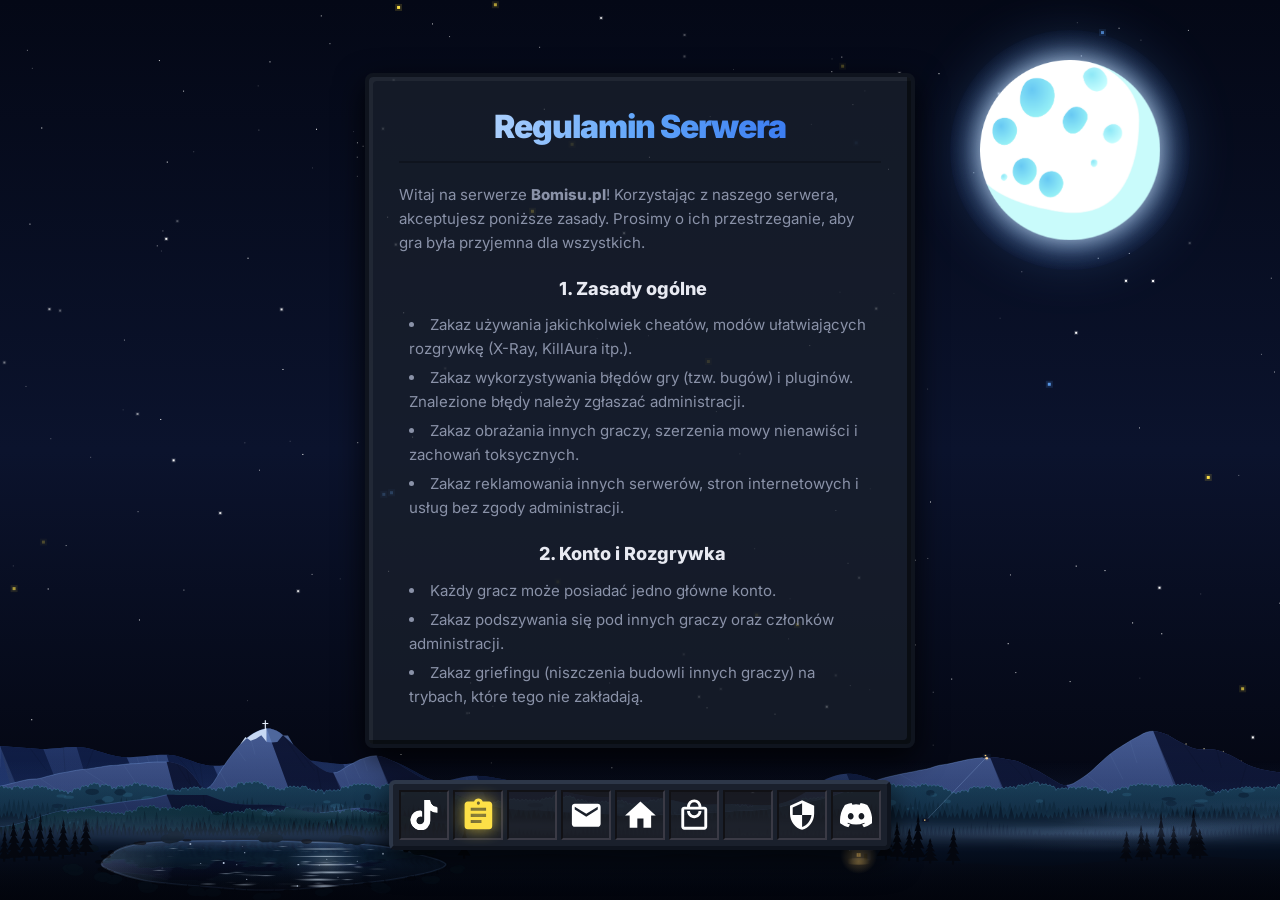
<file: regulamin.html>
<!DOCTYPE html>
<html lang="pl">
<head>
<meta charset="UTF-8" />
<meta name="viewport" content="width=device-width, initial-scale=1.0" />
<title>Regulamin — Bomisu.pl</title>
<meta name="description" content="Poznaj regulamin serwera Bomisu.pl: zasady ogólne, konto i rozgrywka, sklep i płatności Tebex oraz uprawnienia administracji. Przeczytaj przed rozpoczęciem gry." />
<link rel="canonical" href="https://bomisu.pl/regulamin.html" />
<meta name="theme-color" content="#07040d" />
<link rel="icon" type="image/svg+xml" href="assets/favicon.svg" />
<meta property="og:type" content="website" />
<meta property="og:title" content="Regulamin — Bomisu.pl" />
<meta property="og:description" content="Poznaj regulamin serwera Bomisu.pl: zasady ogólne, konto i rozgrywka, sklep i płatności Tebex oraz uprawnienia administracji. Przeczytaj przed rozpoczęciem gry." />
<meta property="og:url" content="https://bomisu.pl/regulamin.html" />
<meta property="og:image" content="https://bomisu.pl/assets/og-image.png" />
<meta property="og:locale" content="pl_PL" />
<meta property="og:site_name" content="Bomisu.pl" />
<meta name="twitter:card" content="summary_large_image" />
<meta name="twitter:title" content="Regulamin — Bomisu.pl" />
<meta name="twitter:description" content="Poznaj regulamin serwera Bomisu.pl: zasady ogólne, konto i rozgrywka, sklep i płatności Tebex oraz uprawnienia administracji. Przeczytaj przed rozpoczęciem gry." />
<meta name="twitter:image" content="https://bomisu.pl/assets/og-image.png" />
<script>
  // Nowa podstrona od razu pokazuje ostatnią klatkę gwiazd zapisaną przed
  // przejściem, dzięki czemu tło jest ciągłe i nie mruga.
  try {
    const starSnapshot = sessionStorage.getItem('bgSnapshot');
    if (starSnapshot) {
      sessionStorage.removeItem('bgSnapshot');
      document.documentElement.style.setProperty('--bg-snapshot', 'url("' + starSnapshot + '")');
      document.documentElement.classList.add('bg-snapshot');
    }
  } catch (err) { /* brak dostępu do sessionStorage */ }
</script>
<script>
  // Skala interfejsu: Full HD (1920x1080) jest bazą, a większe ekrany
  // dostają proporcjonalnie większe elementy (np. 4K = dokładnie 2x).
  (function () {
    const root = document.documentElement;

    function applyUiScale() {
      const scale = Math.max(1, Math.min(window.innerWidth / 1920, window.innerHeight / 1080));
      const width = window.innerWidth / scale;
      const height = window.innerHeight / scale;

      root.style.setProperty('--ui-scale', scale.toFixed(4));
      root.style.setProperty('--ui-w', width.toFixed(2) + 'px');
      root.style.setProperty('--ui-h', height.toFixed(2) + 'px');
      root.style.setProperty('--ui-vw', (width / 100).toFixed(4) + 'px');
      root.style.setProperty('--ui-vh', (height / 100).toFixed(4) + 'px');
    }

    applyUiScale();
    window.addEventListener('resize', applyUiScale, { passive: true });
    window.addEventListener('orientationchange', applyUiScale, { passive: true });
  })();
</script>
<link rel="preload" href="assets/moon.png" as="image">
<link rel="preload" as="image" href="assets/mountains-lake.svg">
<link rel="preload" href="background.js?v=15" as="script">
<link rel="prefetch" href="index.html">
<link rel="prefetch" href="polityka-prywatnosci.html">
<link rel="prefetch" href="kontakt.html">
<link rel="prefetch" href="sklep.html">
<link rel="preload" href="assets/fonts/inter-latin-400.woff2" as="font" type="font/woff2" crossorigin>
<link rel="stylesheet" href="assets/style.css?v=34">
<style>
.mc-panel h1 {
    font-size: 32px;
  }

  .rules-icon {
    fill: var(--yellow);
    transition: transform 0.2s, filter 0.2s;
    filter: drop-shadow(0 0 8px rgba(253, 224, 71, 0.8));
  }
  .rules-slot:hover .rules-icon {
    transform: scale(1.15);
    fill: var(--yellow);
    filter: drop-shadow(0 0 8px rgba(253, 224, 71, 0.8));
  }

  @media (max-width: 600px) {
    .mc-panel h1 { font-size: 24px; }
  }
</style>
</head>
<body>

  <div class="space-bg" id="space-bg">
    <canvas id="starfield" aria-hidden="true"></canvas>
    <div class="scenery" aria-hidden="true"><div class="scenery-land"></div><div class="scenery-fog-base"></div></div>
  </div>

  <script src="assets/scenery-fx.js?v=3"></script>

  <div class="moon-container" id="moon">
    <div class="moon-glow"></div>
    <div class="moon-img"></div>
  </div>

  <div class="ui-layer">
  <main class="rules-wrapper legal-page drop-in delay-1">
    <div class="mc-panel glow-target" id="main-panel">

      <h1>Regulamin Serwera</h1>

      <div class="rules-text">
        <p>Witaj na serwerze <strong>Bomisu.pl</strong>! Korzystając z naszego serwera, akceptujesz poniższe zasady. Prosimy o ich przestrzeganie, aby gra była przyjemna dla wszystkich.</p>
        <h2>1. Zasady ogólne</h2>
        <ul>
          <li>Zakaz używania jakichkolwiek cheatów, modów ułatwiających rozgrywkę (X-Ray, KillAura itp.).</li>
          <li>Zakaz wykorzystywania błędów gry (tzw. bugów) i pluginów. Znalezione błędy należy zgłaszać administracji.</li>
          <li>Zakaz obrażania innych graczy, szerzenia mowy nienawiści i zachowań toksycznych.</li>
          <li>Zakaz reklamowania innych serwerów, stron internetowych i usług bez zgody administracji.</li>
        </ul>
        <h2>2. Konto i Rozgrywka</h2>
        <ul>
          <li>Każdy gracz może posiadać jedno główne konto.</li>
          <li>Zakaz podszywania się pod innych graczy oraz członków administracji.</li>
          <li>Zakaz griefingu (niszczenia budowli innych graczy) na trybach, które tego nie zakładają.</li>
          <li>Wykorzystywanie alt-kont do omijania banitów (banów) jest surowo zabronione.</li>
        </ul>
        <h2>3. Sklep i Płatności</h2>
        <p>Wszelkie wpłaty dokonywane w sklepie serwera (za pośrednictwem systemu Tebex) są dobrowolne. Zakupione usługi (gemy, rangi) nie podlegają zwrotowi. W przypadku problemów z płatnościami lub brakiem otrzymania zakupionych przedmiotów, prosimy o kontakt na Discordzie.</p>
        <h2>4. Administracja</h2>
        <ul>
          <li>Decyzje administracji są ostateczne.</li>
          <li>Zakaz utrudniania pracy administracji.</li>
          <li>W sprawach spornych, odwołań od banów i problemów technicznych, kontakt odbywa się wyłącznie przez serwer Discord.</li>
        </ul>
        <p style="margin-top: 20px; color: var(--blue); font-weight: bold; text-align: center;">Nieznajomość regulaminu nie zwalnia z jego przestrzegania. Miłej gry!</p>
      </div>
    </div>
  </main>

  <div class="bottom-bar drop-in delay-2">
    <nav aria-label="Nawigacja główna">
      <div class="hotbar glow-target" id="hotbar">

        <div class="slot tiktok-slot" role="link" tabindex="0" data-href="https://www.tiktok.com/@bomisumc" data-external="true" aria-label="TikTok — otwiera się w nowej karcie">
          <svg aria-hidden="true" class="tiktok-icon" viewBox="0 0 448 512" xmlns="http://www.w3.org/2000/svg">
            <path fill="currentColor" d="M448,209.91a210.06,210.06,0,0,1-122.77-39.25V349.38A162.55,162.55,0,1,1,185,188.31V278.2a74.62,74.62,0,1,0,52.23,71.18V0l88,0a121.18,121.18,0,0,0,1.86,22.17h0A122.18,122.18,0,0,0,381,102.39a121.43,121.43,0,0,0,67,20.14Z" transform="translate(-8, -8)"/>
            <path fill="currentColor" d="M448,209.91a210.06,210.06,0,0,1-122.77-39.25V349.38A162.55,162.55,0,1,1,185,188.31V278.2a74.62,74.62,0,1,0,52.23,71.18V0l88,0a121.18,121.18,0,0,0,1.86,22.17h0A122.18,122.18,0,0,0,381,102.39a121.43,121.43,0,0,0,67,20.14Z" transform="translate(8, 8)"/>
            <path fill="currentColor" d="M448,209.91a210.06,210.06,0,0,1-122.77-39.25V349.38A162.55,162.55,0,1,1,185,188.31V278.2a74.62,74.62,0,1,0,52.23,71.18V0l88,0a121.18,121.18,0,0,0,1.86,22.17h0A122.18,122.18,0,0,0,381,102.39a121.43,121.43,0,0,0,67,20.14Z"/>
          </svg>
          <div class="tooltip">
            <div class="tooltip-title">TikTok</div>
            <div class="tooltip-desc">Zobacz naszego TikToka! Kliknij, aby wejść.</div>
          </div>
        </div>

        <div class="slot rules-slot" role="link" tabindex="0" data-href="regulamin.html" aria-label="Regulamin" aria-current="page">
          <svg aria-hidden="true" class="rules-icon" viewBox="0 0 24 24" xmlns="http://www.w3.org/2000/svg">
            <path d="M19 3h-4.18C14.4 1.84 13.3 1 12 1c-1.3 0-2.4.84-2.82 2H5c-1.1 0-2 .9-2 2v14c0 1.1.9 2 2 2h14c1.1 0 2-.9 2-2V5c0-1.1-.9-2-2-2zm-7 0c.55 0 1 .45 1 1s-.45 1-1 1-1-.45-1-1 .45-1 1-1zm2 14H7v-2h7v2zm3-4H7v-2h10v2zm0-4H7V7h10v2z"/>
          </svg>
          <div class="tooltip">
            <div class="tooltip-title">Regulamin</div>
            <div class="tooltip-desc">Jesteś na tej stronie.</div>
          </div>
        </div>

        <div class="slot"></div>

        <div class="slot contact-slot" role="link" tabindex="0" data-href="kontakt.html" aria-label="Kontakt">
          <svg aria-hidden="true" class="contact-icon" viewBox="0 0 24 24" xmlns="http://www.w3.org/2000/svg">
            <path d="M20 4H4c-1.1 0-1.99.9-1.99 2L2 18c0 1.1.9 2 2 2h16c1.1 0 2-.9 2-2V6c0-1.1-.9-2-2-2zm0 4l-8 5-8-5V6l8 5 8-5v2z"/>
          </svg>
          <div class="tooltip">
            <div class="tooltip-title">Kontakt</div>
            <div class="tooltip-desc">Napisz do nas — Discord, TikTok i inne kanały.</div>
          </div>
        </div>

        <div class="slot home-slot" role="link" tabindex="0" data-href="index.html" aria-label="Strona główna">
          <svg aria-hidden="true" class="home-icon" viewBox="0 0 24 24" xmlns="http://www.w3.org/2000/svg">
            <path d="M10 20v-6h4v6h5v-8h3L12 3 2 12h3v8z"/>
          </svg>
          <div class="tooltip">
            <div class="tooltip-title">Strona Główna</div>
            <div class="tooltip-desc">Wróć do menu głównego.</div>
          </div>
        </div>

        <div class="slot shop-slot" role="link" tabindex="0" data-href="sklep.html" aria-label="Sklep">
          <svg aria-hidden="true" class="shop-icon" viewBox="0 0 24 24" xmlns="http://www.w3.org/2000/svg">
            <path d="M19 6h-2c0-2.76-2.24-5-5-5S7 3.24 7 6H5c-1.1 0-2 .9-2 2v12c0 1.1.9 2 2 2h14c1.1 0 2-.9 2-2V8c0-1.1-.9-2-2-2zm-7-3c1.66 0 3 1.34 3 3H9c0-1.66 1.34-3 3-3zm7 17H5V8h14v12zm-7-8c-1.66 0-3-1.34-3-3H7c0 2.76 2.24 5 5 5s5-2.24 5-5h-2c0 1.66-1.34 3-3 3z"/>
          </svg>
          <div class="tooltip">
            <div class="tooltip-title">Sklep</div>
            <div class="tooltip-desc">Wybierz kwotę i wesprzyj serwer.</div>
          </div>
        </div>

        <div class="slot"></div>

        <div class="slot privacy-slot" role="link" tabindex="0" data-href="polityka-prywatnosci.html" aria-label="Polityka prywatności">
          <svg aria-hidden="true" class="privacy-icon" viewBox="0 0 24 24" xmlns="http://www.w3.org/2000/svg">
            <path d="M12 1L3 5v6c0 5.55 3.84 10.74 9 12 5.16-1.26 9-6.45 9-12V5l-9-4zm0 10.99h7c-.53 4.12-3.28 7.79-7 8.94V12H5V6.3l7-3.11v8.8z"/>
          </svg>
          <div class="tooltip">
            <div class="tooltip-title">Polityka Prywatności</div>
            <div class="tooltip-desc">Informacje o przetwarzaniu danych i ciasteczkach.</div>
          </div>
        </div>

        <div class="slot discord-slot" role="link" tabindex="0" data-href="https://dc.bomisu.pl/" data-external="true" aria-label="Discord — otwiera się w nowej karcie">
          <svg aria-hidden="true" class="discord-icon" viewBox="0 0 127.14 96.36" xmlns="http://www.w3.org/2000/svg">
            <path d="M107.7,8.07A105.15,105.15,0,0,0,81.47,0a72.06,72.06,0,0,0-3.36,6.83A97.68,97.68,0,0,0,49,6.83,72.37,72.37,0,0,0,45.64,0,105.89,105.89,0,0,0,19.39,8.09C2.79,32.65-1.71,56.6.54,80.21h0A105.73,105.73,0,0,0,32.71,96.36,77.7,77.7,0,0,0,39.6,85.25a68.42,68.42,0,0,1-10.85-5.18c.91-.66,1.8-1.34,2.66-2a75.57,75.57,0,0,0,64.32,0c.87.71,1.76,1.39,2.66,2a68.68,68.68,0,0,1-10.87,5.19,77,77,0,0,0,6.89,11.1A105.25,105.25,0,0,0,126.6,80.22h0C129.24,52.84,122.09,29.11,107.7,8.07ZM42.45,65.69C36.18,65.69,31,60,31,53s5-12.74,11.43-12.74S54,46,53.89,53,48.84,65.69,42.45,65.69Zm42.24,0C78.41,65.69,73.25,60,73.25,53s5-12.74,11.44-12.74S96.2,46,96.12,53,91.08,65.69,84.69,65.69Z"/>
          </svg>
          <div class="tooltip">
            <div class="tooltip-title">Discord</div>
            <div class="tooltip-desc">Dołącz do naszej społeczności! Kliknij, aby wejść.</div>
          </div>
        </div>

      </div>
    </nav>
  </div>

  </div><!-- /.ui-layer -->

<script src="background.js?v=15"></script>
</body>
</html>
</file>
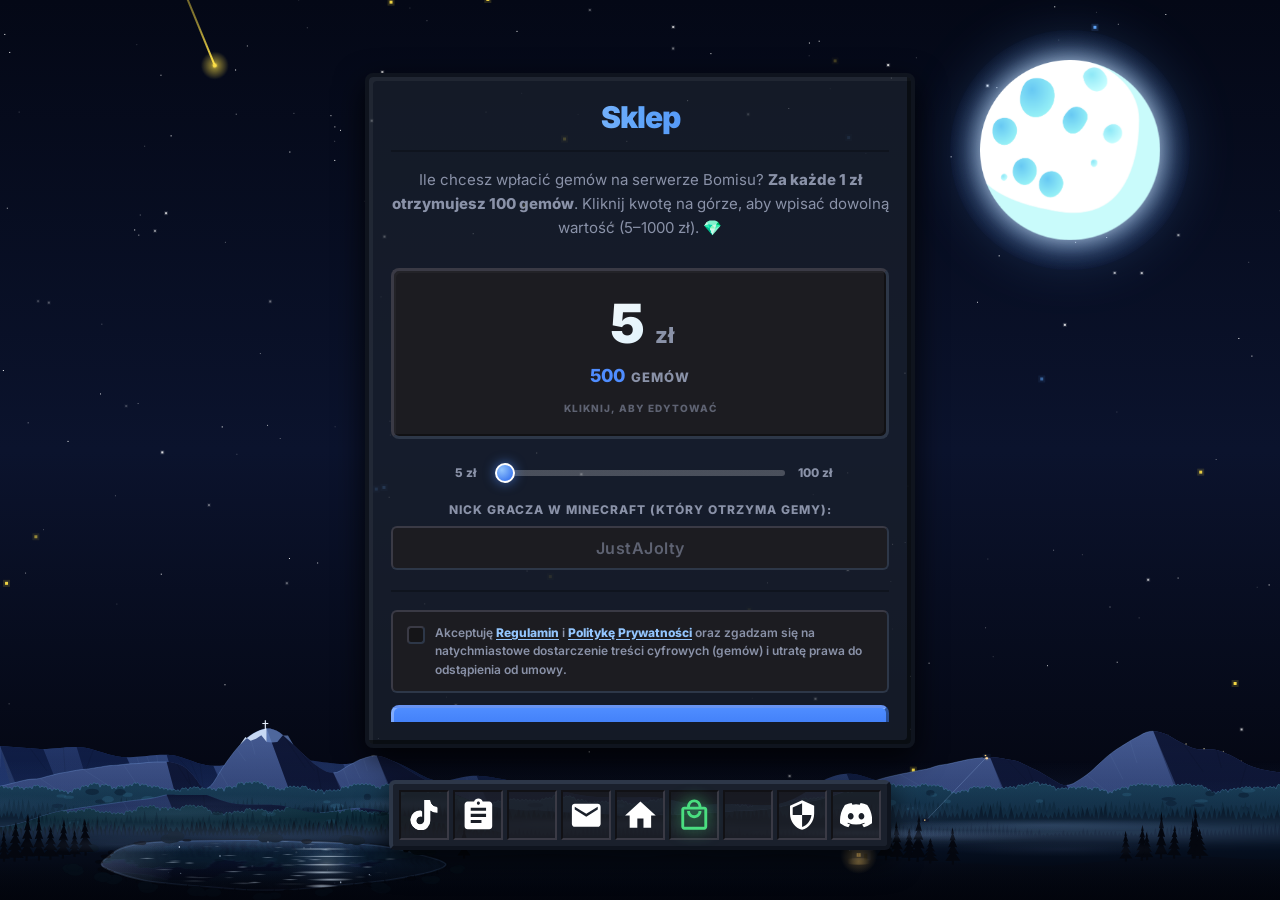
<file: sklep.html>
<!DOCTYPE html>
<html lang="pl">
<head>
<meta charset="UTF-8" />
<meta name="viewport" content="width=device-width, initial-scale=1.0" />
<title>Sklep — Bomisu.pl</title>
<meta name="description" content="Sklep Bomisu.pl: kup gemy do serwera Minecraft. Za każde 1 zł otrzymasz 100 gemów, a kwotę wpłaty wybierzesz w zakresie od 5 do 1000 zł." />
<link rel="canonical" href="https://bomisu.pl/sklep.html" />
<meta name="theme-color" content="#07040d" />
<link rel="icon" type="image/svg+xml" href="assets/favicon.svg" />
<meta property="og:type" content="website" />
<meta property="og:title" content="Sklep — Bomisu.pl" />
<meta property="og:description" content="Sklep Bomisu.pl: kup gemy do serwera Minecraft. Za każde 1 zł otrzymasz 100 gemów, a kwotę wpłaty wybierzesz w zakresie od 5 do 1000 zł." />
<meta property="og:url" content="https://bomisu.pl/sklep.html" />
<meta property="og:image" content="https://bomisu.pl/assets/og-image.png" />
<meta property="og:locale" content="pl_PL" />
<meta property="og:site_name" content="Bomisu.pl" />
<meta name="twitter:card" content="summary_large_image" />
<meta name="twitter:title" content="Sklep — Bomisu.pl" />
<meta name="twitter:description" content="Sklep Bomisu.pl: kup gemy do serwera Minecraft. Za każde 1 zł otrzymasz 100 gemów, a kwotę wpłaty wybierzesz w zakresie od 5 do 1000 zł." />
<meta name="twitter:image" content="https://bomisu.pl/assets/og-image.png" />
<script>
  // Nowa podstrona od razu pokazuje ostatnią klatkę gwiazd zapisaną przed
  // przejściem, dzięki czemu tło jest ciągłe i nie mruga.
  try {
    const starSnapshot = sessionStorage.getItem('bgSnapshot');
    if (starSnapshot) {
      sessionStorage.removeItem('bgSnapshot');
      document.documentElement.style.setProperty('--bg-snapshot', 'url("' + starSnapshot + '")');
      document.documentElement.classList.add('bg-snapshot');
    }
  } catch (err) { /* brak dostępu do sessionStorage */ }
</script>
<script>
  // Skala interfejsu: Full HD (1920x1080) jest bazą, a większe ekrany
  // dostają proporcjonalnie większe elementy (np. 4K = dokładnie 2x).
  (function () {
    const root = document.documentElement;

    function applyUiScale() {
      const scale = Math.max(1, Math.min(window.innerWidth / 1920, window.innerHeight / 1080));
      const width = window.innerWidth / scale;
      const height = window.innerHeight / scale;

      root.style.setProperty('--ui-scale', scale.toFixed(4));
      root.style.setProperty('--ui-w', width.toFixed(2) + 'px');
      root.style.setProperty('--ui-h', height.toFixed(2) + 'px');
      root.style.setProperty('--ui-vw', (width / 100).toFixed(4) + 'px');
      root.style.setProperty('--ui-vh', (height / 100).toFixed(4) + 'px');
    }

    applyUiScale();
    window.addEventListener('resize', applyUiScale, { passive: true });
    window.addEventListener('orientationchange', applyUiScale, { passive: true });
  })();
</script>
<link rel="preload" href="assets/moon.png" as="image">
<link rel="preload" as="image" href="assets/mountains-lake.svg">
<link rel="preload" href="background.js?v=15" as="script">
<link rel="prefetch" href="index.html">
<link rel="prefetch" href="regulamin.html">
<link rel="prefetch" href="polityka-prywatnosci.html">
<link rel="prefetch" href="kontakt.html">
<link rel="preload" href="assets/fonts/inter-latin-400.woff2" as="font" type="font/woff2" crossorigin>
<link rel="stylesheet" href="assets/style.css?v=34">
<style>
:root {
    --shop-blue-dark: #2563eb;
    --shop-blue-light: #93c5fd;
  }

  .mc-panel {
    padding: 22px;
    /* Panel dopasowuje wysokość do treści — na dużym oknie nie ma pustej
       przestrzeni między polem nicku a przyciskiem Zapłać. */
    height: auto;
  }

  .mc-panel h1 {
    margin-bottom: 16px;
  }

  .rules-text {
    display: flex;
    flex-direction: column;
    min-height: 0;
    padding-right: 0;
    scrollbar-width: none;      /* Firefox */
    -ms-overflow-style: none;   /* stary Edge */
  }
  /* Pasek przewijania ukryty — treść nadal można przewijać kółkiem, dotykiem i klawiaturą. */
  .rules-text::-webkit-scrollbar { display: none; width: 0; height: 0; }
  .rules-text > p:first-of-type { margin-bottom: 10px; }

  /* --- SKLEP: DISPLAY KWOTY + GEMÓW (EDYTOWALNY) --- */
  .amount-display {
    display: flex;
    flex-direction: column;
    align-items: center;
    gap: 6px;
    padding: 20px 20px;
    margin: 18px 0;
    background: var(--slot-bg);
    border-top: 3px solid var(--slot-border-dark);
    border-left: 3px solid var(--slot-border-dark);
    border-bottom: 3px solid #2d3748;
    border-right: 3px solid #2d3748;
    border-radius: 8px;
    box-shadow: inset -2px -2px 0px rgba(0,0,0,0.4), inset 2px 2px 0px rgba(255,255,255,0.03);
    cursor: pointer;
    transition: border-color 0.2s ease, box-shadow 0.2s ease, transform 0.15s ease;
  }
  .amount-display:hover {
    border-color: var(--shop-blue);
    box-shadow: inset -2px -2px 0px rgba(0,0,0,0.4), inset 2px 2px 0px rgba(255,255,255,0.03),
                0 0 20px rgba(79, 141, 255, 0.35);
  }
  .amount-display:focus-within {
    border-color: var(--shop-blue);
    box-shadow: inset -2px -2px 0px rgba(0,0,0,0.4), inset 2px 2px 0px rgba(255,255,255,0.03),
                0 0 24px rgba(79, 141, 255, 0.5);
  }
  .amount-display:active { transform: scale(0.99); }

  .amount-main {
    display: flex;
    align-items: baseline;
    gap: 8px;
    line-height: 1;
  }
  .amount-value-input {
    width: 1em;
    background: linear-gradient(135deg, #F4F8FA, #def2fc);
    -webkit-background-clip: text;
    background-clip: text;
    color: transparent;
    -webkit-text-fill-color: transparent;
    caret-color: var(--shop-blue-light);
    border: none;
    outline: none;
    font-family: inherit;
    font-size: clamp(36px, 10vw, 54px);
    font-weight: 900;
    letter-spacing: -2px;
    line-height: 1;
    text-align: center;
    padding: 0;
    -moz-appearance: textfield;
    cursor: text;
    transition: width 0.15s ease;
  }
  .amount-value-input::-webkit-outer-spin-button,
  .amount-value-input::-webkit-inner-spin-button {
    -webkit-appearance: none;
    margin: 0;
  }
  .amount-currency {
    font-size: 22px;
    font-weight: 800;
    color: var(--muted);
  }

  .amount-gems {
    display: flex;
    align-items: baseline;
    gap: 6px;
    font-size: 15px;
    color: var(--muted);
  }
  .gems-value {
    font-weight: 800;
    color: var(--shop-blue);
    font-size: 18px;
  }
  .gem-diamond {
    filter: hue-rotate(-45deg) saturate(1.7) brightness(0.98);
  }
  .gems-label {
    font-size: 13px;
    font-weight: 700;
    text-transform: uppercase;
    letter-spacing: 1px;
  }
  .display-hint {
    font-size: 10px;
    color: var(--muted);
    opacity: 0.6;
    text-transform: uppercase;
    letter-spacing: 1px;
    font-weight: 700;
    margin-top: 4px;
    transition: color 0.2s ease, opacity 0.2s ease;
  }
  .amount-display:focus-within .display-hint {
    color: var(--shop-blue-light);
    opacity: 1;
  }

  /* --- SKLEP: PRESETY --- */
  .presets {
    display: grid;
    grid-template-columns: repeat(5, 1fr);
    gap: 6px;
    margin-bottom: 18px;
  }
  .preset {
    padding: 10px 4px;
    background: var(--slot-bg);
    border-top: 2px solid var(--slot-border-dark);
    border-left: 2px solid var(--slot-border-dark);
    border-bottom: 2px solid #2d3748;
    border-right: 2px solid #2d3748;
    border-radius: 5px;
    color: var(--text);
    font-family: inherit;
    font-weight: 800;
    font-size: 13px;
    cursor: pointer;
    transition: all 0.15s ease;
  }
  .preset:hover {
    background: #2a2a3a;
    border-color: var(--shop-blue);
    color: var(--shop-blue-light);
    box-shadow: 0 0 12px rgba(79, 141, 255, 0.35);
  }
  .preset.active {
    background: var(--shop-blue);
    border-color: var(--shop-blue);
    color: #fff;
    box-shadow: 0 0 16px rgba(79, 141, 255, 0.6);
  }

  /* --- SKLEP: SLIDER KWOTY --- */
  .amount-slider-row {
    display: flex;
    align-items: center;
    gap: 10px;
    width: 100%;
    max-width: 390px;
    margin: 6px auto 18px;
  }
  .amount-slider-row input[type="range"] {
    -webkit-appearance: none;
    appearance: none;
    width: 100%;
    height: 6px;
    border: none;
    border-radius: 999px;
    background: linear-gradient(90deg, rgba(255,255,255,0.12) 0%, rgba(255,255,255,0.12) 100%);
    cursor: pointer;
    --slider-progress: 0%;
  }
  .amount-slider-row input[type="range"]::-webkit-slider-runnable-track {
    height: 6px;
    border-radius: 999px;
    background: linear-gradient(90deg, var(--shop-blue) 0%, var(--shop-blue) var(--slider-progress), rgba(255,255,255,0.12) var(--slider-progress), rgba(255,255,255,0.12) 100%);
  }
  .amount-slider-row input[type="range"]::-moz-range-track {
    height: 6px;
    border: none;
    border-radius: 999px;
    background: linear-gradient(90deg, var(--shop-blue) 0%, var(--shop-blue) var(--slider-progress), rgba(255,255,255,0.12) var(--slider-progress), rgba(255,255,255,0.12) 100%);
  }
  .amount-slider-row input[type="range"]::-webkit-slider-thumb {
    -webkit-appearance: none;
    appearance: none;
    width: 20px;
    height: 20px;
    margin-top: -7px;
    border-radius: 50%;
    border: 2px solid #fff;
    background: radial-gradient(circle at 30% 30%, #93c5fd, #2563eb);
    box-shadow: 0 0 12px rgba(79, 141, 255, 0.65);
    transition: transform 0.15s ease, box-shadow 0.15s ease;
  }
  .amount-slider-row input[type="range"]:active::-webkit-slider-thumb {
    transform: scale(1.18);
    box-shadow: 0 0 16px rgba(79, 141, 255, 0.85);
  }
  .amount-slider-row input[type="range"]::-moz-range-thumb {
    width: 20px;
    height: 20px;
    border: none;
    border-radius: 50%;
    border: 2px solid #fff;
    background: radial-gradient(circle at 30% 30%, #93c5fd, #2563eb);
    box-shadow: 0 0 12px rgba(79, 141, 255, 0.65);
    transition: transform 0.15s ease, box-shadow 0.15s ease;
  }
  .amount-slider-row input[type="range"]:active::-moz-range-thumb {
    transform: scale(1.18);
    box-shadow: 0 0 16px rgba(79, 141, 255, 0.85);
  }
  .amount-slider-end {
    min-width: 40px;
    text-align: center;
    font-size: 12px;
    font-weight: 800;
    color: var(--muted);
    user-select: none;
  }

  /* --- SKLEP: POLE NICKU --- */
  .nickname-row {
    display: flex;
    flex-direction: column;
    gap: 6px;
    margin-bottom: 20px;
  }
  .nickname-row label {
    font-size: 12px;
    color: var(--muted);
    text-transform: uppercase;
    letter-spacing: 1px;
    font-weight: 700;
  }
  .nickname-row .input-wrapper {
    display: flex;
    align-items: center;
    background: var(--slot-bg);
    border-top: 2px solid var(--slot-border-dark);
    border-left: 2px solid var(--slot-border-dark);
    border-bottom: 2px solid #2d3748;
    border-right: 2px solid #2d3748;
    border-radius: 6px;
    overflow: hidden;
    transition: border-color 0.2s ease-out, box-shadow 0.2s ease-out;
  }
  .nickname-row .input-wrapper:focus-within {
    border-color: var(--shop-blue);
    box-shadow: 0 0 12px rgba(79, 141, 255, 0.4);
  }
  .nickname-row .input-wrapper.invalid {
    border-color: var(--red);
    box-shadow: 0 0 12px rgba(255, 79, 79, 0.4);
  }
  .nickname-row input {
    flex: 1;
    background: transparent;
    border: none;
    outline: none;
    color: var(--text);
    font-family: inherit;
    font-size: 16px;
    font-weight: 700;
    padding: 10px 14px;
    letter-spacing: 0.5px;
  }
  .nickname-row input::placeholder {
    color: var(--muted);
    opacity: 0.6;
    font-weight: 600;
  }
  .nickname-row .input-prefix {
    padding: 10px 0 10px 14px;
    color: var(--muted);
    font-weight: 800;
    font-size: 15px;
    user-select: none;
  }

  /* --- SKLEP: ZGODA NA REGULAMIN (nad przyciskiem Zapłać) --- */
  .terms-row {
    display: flex;
    align-items: flex-start;
    gap: 10px;
    padding: 12px 14px;
    margin-bottom: 12px;
    background: var(--slot-bg);
    border-top: 2px solid var(--slot-border-dark);
    border-left: 2px solid var(--slot-border-dark);
    border-bottom: 2px solid #2d3748;
    border-right: 2px solid #2d3748;
    border-radius: 6px;
    cursor: pointer;
    transition: border-color 0.2s ease-out, box-shadow 0.2s ease-out;
  }
  .terms-row:focus-within {
    border-color: var(--shop-blue);
    box-shadow: 0 0 12px rgba(79, 141, 255, 0.4);
  }
  .terms-row.invalid {
    border-color: var(--red);
    box-shadow: 0 0 12px rgba(255, 79, 79, 0.4);
  }
  .terms-checkbox {
    position: absolute;
    width: 1px;
    height: 1px;
    margin: -1px;
    padding: 0;
    overflow: hidden;
    clip: rect(0 0 0 0);
    clip-path: inset(50%);
    white-space: nowrap;
    border: 0;
  }
  .terms-box {
    flex: 0 0 auto;
    position: relative;
    width: 18px;
    height: 18px;
    margin-top: 2px;
    background: rgba(0, 0, 0, 0.25);
    border-top: 2px solid var(--slot-border-dark);
    border-left: 2px solid var(--slot-border-dark);
    border-bottom: 2px solid #2d3748;
    border-right: 2px solid #2d3748;
    border-radius: 4px;
    transition: background 0.15s ease, border-color 0.15s ease, box-shadow 0.15s ease;
  }
  .terms-checkbox:checked + .terms-box {
    background: linear-gradient(135deg, var(--shop-blue), var(--shop-blue-dark));
    border-color: var(--shop-blue);
    box-shadow: 0 0 10px rgba(79, 141, 255, 0.45);
  }
  .terms-checkbox:checked + .terms-box::after {
    content: '';
    position: absolute;
    left: 5px;
    top: 1px;
    width: 4px;
    height: 9px;
    border: solid #fff;
    border-width: 0 2px 2px 0;
    transform: rotate(45deg);
  }
  .terms-checkbox:focus-visible + .terms-box {
    outline: 2px solid var(--shop-blue-light);
    outline-offset: 2px;
  }
  .terms-text {
    font-size: 12px;
    line-height: 1.55;
    font-weight: 600;
    color: var(--muted);
  }
  .terms-text a {
    color: var(--shop-blue-light);
    font-weight: 700;
    text-decoration: underline;
    text-underline-offset: 2px;
    transition: color 0.2s;
  }
  .terms-text a:hover { color: #fff; }
  .terms-error {
    margin: -4px 0 12px;
    color: #fca5a5;
    font-size: 12px;
    line-height: 1.45;
    font-weight: 700;
  }
  .terms-error[hidden] { display: none; }

  /* --- SKLEP: PRZYCISK ZAPŁAĆ (pod polem nicku) --- */
  .shop-footer {
    padding-top: 18px;
    border-top: 2px solid var(--panel-border);
  }
  .pay-btn {
    width: 100%;
    padding: 16px 20px;
    background: linear-gradient(180deg, var(--shop-blue), var(--shop-blue-dark));
    border: none;
    border-top: 3px solid rgba(255,255,255,0.3);
    border-left: 3px solid rgba(255,255,255,0.3);
    border-bottom: 3px solid rgba(0,0,0,0.4);
    border-right: 3px solid rgba(0,0,0,0.4);
    border-radius: 8px;
    color: #fff;
    font-family: inherit;
    font-weight: 900;
    font-size: 16px;
    text-transform: uppercase;
    letter-spacing: 1px;
    cursor: pointer;
    display: flex;
    justify-content: space-between;
    align-items: center;
    gap: 12px;
    box-shadow: none;
    transition: transform 0.15s ease;
  }
  .pay-btn:hover {
    transform: translateY(-1px);
  }
  .pay-btn:active {
    transform: translateY(1px);
  }
  .pay-btn-right {
    font-size: 14px;
    text-transform: none;
    letter-spacing: 0;
    opacity: 0.95;
  }
  .pay-btn:disabled {
    opacity: 0.72;
    cursor: wait;
    transform: none;
  }

  /* --- SKLEP: KOMUNIKATY PŁATNOŚCI --- */
  .payment-notice {
    padding: 12px 14px;
    margin-bottom: 14px;
    border-radius: 6px;
    border: 2px solid transparent;
    font-size: 13px;
    line-height: 1.55;
    font-weight: 600;
  }
  .payment-notice[hidden] { display: none; }
  .payment-notice.is-success {
    border-color: rgba(16, 185, 129, 0.65);
    background: rgba(16, 185, 129, 0.12);
    color: #a7f3d0;
  }
  .payment-notice.is-info {
    border-color: rgba(253, 224, 71, 0.55);
    background: rgba(253, 224, 71, 0.1);
    color: #fde68a;
  }
  .payment-notice.is-error {
    border-color: rgba(255, 79, 79, 0.6);
    background: rgba(255, 79, 79, 0.12);
    color: #fca5a5;
  }

  .trust-note {
    margin-top: 10px;
    font-size: 11px;
    color: var(--muted);
    text-align: center;
    line-height: 1.5;
  }
  .trust-note strong { color: var(--shop-blue-light); }

  .shop-icon {
    fill: #4ade80;
    transition: transform 0.2s, filter 0.2s;
    filter: drop-shadow(0 0 8px rgba(74, 222, 128, 0.85));
  }
  .shop-slot:hover .shop-icon {
    transform: scale(1.15);
    fill: #4ade80;
    filter: drop-shadow(0 0 8px rgba(74, 222, 128, 0.85));
  }

  /* --- TELEFONY --- */
  @media (max-width: 600px) {
    .mc-panel { height: auto; max-height: calc(var(--ui-vh) * 70); padding: 15px; }
    .amount-display { padding: 14px 12px; margin: 12px 0; }
    .amount-gems { font-size: 13px; }
    .gems-value { font-size: 16px; }
    .presets { gap: 4px; }
    .preset { padding: 8px 2px; font-size: 11px; }
    .pay-btn { padding: 14px 16px; font-size: 14px; }
    .pay-btn-right { font-size: 12px; }
    .nickname-row input { font-size: 15px; padding: 9px 12px; }
    .nickname-row .input-prefix { padding: 9px 0 9px 12px; font-size: 14px; }
    .terms-row { gap: 9px; padding: 10px 12px; }
    .terms-text { font-size: 11.5px; }
    .terms-error { font-size: 11.5px; }
  }
</style>
</head>
<body>

  <div class="space-bg" id="space-bg">
    <canvas id="starfield" aria-hidden="true"></canvas>
    <div class="scenery" aria-hidden="true"><div class="scenery-land"></div><div class="scenery-fog-base"></div></div>
  </div>

  <script src="assets/scenery-fx.js?v=3"></script>

  <div class="moon-container" id="moon">
    <div class="moon-glow"></div>
    <div class="moon-img"></div>
  </div>

  <div class="ui-layer">
  <main class="rules-wrapper drop-in delay-1">
    <div class="mc-panel glow-target" id="main-panel">

      <h1>Sklep</h1>

      <div class="rules-text">
        <div class="payment-notice" id="payment-notice" role="status" aria-live="polite" hidden></div>

        <p>Ile chcesz wpłacić gemów na serwerze Bomisu? <strong>Za każde 1 zł otrzymujesz 100 gemów</strong>. Kliknij kwotę na górze, aby wpisać dowolną wartość (5–1000 zł). <span class="gem-diamond">💎</span></p>

        <div class="amount-display" id="amount-display" title="Kliknij, aby wpisać własną kwotę">
          <div class="amount-main">
            <input
              type="text"
              class="amount-value-input"
              id="amount-value-input"
              value="5"
              inputmode="numeric"
              pattern="[0-9]*"
              autocomplete="off"
              spellcheck="false"
              aria-label="Kwota w złotówkach (5-1000)"
            >
            <span class="amount-currency">zł</span>
          </div>
          <div class="amount-gems">
            <span class="gems-value" id="gems-value">500</span>
            <span class="gems-label">gemów</span>
          </div>
          <div class="display-hint" id="display-hint">kliknij, aby edytować</div>
        </div>

        <div class="amount-slider-row">
          <span class="amount-slider-end">5 zł</span>
          <input type="range" id="amount-slider" min="5" max="100" step="1" value="5" aria-label="Kwota w złotówkach (5-100)">
          <span class="amount-slider-end">100 zł</span>
        </div>

        <div class="nickname-row">
          <label for="nickname-input">Nick gracza w Minecraft (który otrzyma gemy):</label>
          <div class="input-wrapper" id="nickname-wrapper">
            <input
              type="text"
              id="nickname-input"
              placeholder="Wpisz Swój Nick"
              maxlength="16"
              autocomplete="off"
              spellcheck="false"
              aria-label="Nick gracza w Minecraft"
            >
          </div>
        </div>

        <div class="shop-footer">
          <label class="terms-row" id="terms-row">
            <input
              type="checkbox"
              id="terms-checkbox"
              class="terms-checkbox"
              aria-describedby="terms-error"
            >
            <span class="terms-box" aria-hidden="true"></span>
            <span class="terms-text">
              Akceptuję <a href="regulamin.html">Regulamin</a> i <a href="polityka-prywatnosci.html">Politykę Prywatności</a> oraz zgadzam się na natychmiastowe dostarczenie treści cyfrowych (gemów) i utratę prawa do odstąpienia od umowy.
            </span>
          </label>
          <p class="terms-error" id="terms-error" role="alert" hidden>Aby przejść do płatności, zaznacz zgodę na Regulamin i Politykę Prywatności.</p>

          <button type="button" class="pay-btn" id="pay-btn" onclick="payWithTebex()">
            <span id="pay-btn-label">Zapłać</span>
            <span class="pay-btn-right" id="pay-amount">5 zł · 500</span>
          </button>

          <p class="trust-note">
            🔒 Bezpieczna płatność obsługiwana przez <strong>Tebex</strong>.
          </p>
        </div>
      </div>
    </div>
  </main>

  <div class="bottom-bar drop-in delay-2">
    <nav aria-label="Nawigacja główna">
      <div class="hotbar glow-target" id="hotbar">

        <div class="slot tiktok-slot" role="link" tabindex="0" data-href="https://www.tiktok.com/@bomisumc" data-external="true" aria-label="TikTok — otwiera się w nowej karcie">
          <svg aria-hidden="true" class="tiktok-icon" viewBox="0 0 448 512" xmlns="http://www.w3.org/2000/svg">
            <path fill="currentColor" d="M448,209.91a210.06,210.06,0,0,1-122.77-39.25V349.38A162.55,162.55,0,1,1,185,188.31V278.2a74.62,74.62,0,1,0,52.23,71.18V0l88,0a121.18,121.18,0,0,0,1.86,22.17h0A122.18,122.18,0,0,0,381,102.39a121.43,121.43,0,0,0,67,20.14Z" transform="translate(-8, -8)"/>
            <path fill="currentColor" d="M448,209.91a210.06,210.06,0,0,1-122.77-39.25V349.38A162.55,162.55,0,1,1,185,188.31V278.2a74.62,74.62,0,1,0,52.23,71.18V0l88,0a121.18,121.18,0,0,0,1.86,22.17h0A122.18,122.18,0,0,0,381,102.39a121.43,121.43,0,0,0,67,20.14Z" transform="translate(8, 8)"/>
            <path fill="currentColor" d="M448,209.91a210.06,210.06,0,0,1-122.77-39.25V349.38A162.55,162.55,0,1,1,185,188.31V278.2a74.62,74.62,0,1,0,52.23,71.18V0l88,0a121.18,121.18,0,0,0,1.86,22.17h0A122.18,122.18,0,0,0,381,102.39a121.43,121.43,0,0,0,67,20.14Z"/>
          </svg>
          <div class="tooltip">
            <div class="tooltip-title">TikTok</div>
            <div class="tooltip-desc">Zobacz naszego TikToka! Kliknij, aby wejść.</div>
          </div>
        </div>

        <div class="slot rules-slot" role="link" tabindex="0" data-href="regulamin.html" aria-label="Regulamin">
          <svg aria-hidden="true" class="rules-icon" viewBox="0 0 24 24" xmlns="http://www.w3.org/2000/svg">
            <path d="M19 3h-4.18C14.4 1.84 13.3 1 12 1c-1.3 0-2.4.84-2.82 2H5c-1.1 0-2 .9-2 2v14c0 1.1.9 2 2 2h14c1.1 0 2-.9 2-2V5c0-1.1-.9-2-2-2zm-7 0c.55 0 1 .45 1 1s-.45 1-1 1-1-.45-1-1 .45-1 1-1zm2 14H7v-2h7v2zm3-4H7v-2h10v2zm0-4H7V7h10v2z"/>
          </svg>
          <div class="tooltip">
            <div class="tooltip-title">Regulamin</div>
            <div class="tooltip-desc">Zapoznaj się z zasadami panującymi na serwerze.</div>
          </div>
        </div>

        <div class="slot"></div>

        <div class="slot contact-slot" role="link" tabindex="0" data-href="kontakt.html" aria-label="Kontakt">
          <svg aria-hidden="true" class="contact-icon" viewBox="0 0 24 24" xmlns="http://www.w3.org/2000/svg">
            <path d="M20 4H4c-1.1 0-1.99.9-1.99 2L2 18c0 1.1.9 2 2 2h16c1.1 0 2-.9 2-2V6c0-1.1-.9-2-2-2zm0 4l-8 5-8-5V6l8 5 8-5v2z"/>
          </svg>
          <div class="tooltip">
            <div class="tooltip-title">Kontakt</div>
            <div class="tooltip-desc">Napisz do nas — Discord, TikTok i inne kanały.</div>
          </div>
        </div>

        <div class="slot home-slot" role="link" tabindex="0" data-href="index.html" aria-label="Strona główna">
          <svg aria-hidden="true" class="home-icon" viewBox="0 0 24 24" xmlns="http://www.w3.org/2000/svg">
            <path d="M10 20v-6h4v6h5v-8h3L12 3 2 12h3v8z"/>
          </svg>
          <div class="tooltip">
            <div class="tooltip-title">Strona Główna</div>
            <div class="tooltip-desc">Wróć do menu głównego.</div>
          </div>
        </div>

        <div class="slot shop-slot" role="link" tabindex="0" data-href="sklep.html" aria-label="Sklep" aria-current="page">
          <svg aria-hidden="true" class="shop-icon" viewBox="0 0 24 24" xmlns="http://www.w3.org/2000/svg">
            <path d="M19 6h-2c0-2.76-2.24-5-5-5S7 3.24 7 6H5c-1.1 0-2 .9-2 2v12c0 1.1.9 2 2 2h14c1.1 0 2-.9 2-2V8c0-1.1-.9-2-2-2zm-7-3c1.66 0 3 1.34 3 3H9c0-1.66 1.34-3 3-3zm7 17H5V8h14v12zm-7-8c-1.66 0-3-1.34-3-3H7c0 2.76 2.24 5 5 5s5-2.24 5-5h-2c0 1.66-1.34 3-3 3z"/>
          </svg>
          <div class="tooltip">
            <div class="tooltip-title">Sklep</div>
            <div class="tooltip-desc">Jesteś na tej stronie.</div>
          </div>
        </div>

        <div class="slot"></div>

        <div class="slot privacy-slot" role="link" tabindex="0" data-href="polityka-prywatnosci.html" aria-label="Polityka prywatności">
          <svg aria-hidden="true" class="privacy-icon" viewBox="0 0 24 24" xmlns="http://www.w3.org/2000/svg">
            <path d="M12 1L3 5v6c0 5.55 3.84 10.74 9 12 5.16-1.26 9-6.45 9-12V5l-9-4zm0 10.99h7c-.53 4.12-3.28 7.79-7 8.94V12H5V6.3l7-3.11v8.8z"/>
          </svg>
          <div class="tooltip">
            <div class="tooltip-title">Polityka Prywatności</div>
            <div class="tooltip-desc">Informacje o przetwarzaniu danych i ciasteczkach.</div>
          </div>
        </div>

        <div class="slot discord-slot" role="link" tabindex="0" data-href="https://dc.bomisu.pl/" data-external="true" aria-label="Discord — otwiera się w nowej karcie">
          <svg aria-hidden="true" class="discord-icon" viewBox="0 0 127.14 96.36" xmlns="http://www.w3.org/2000/svg">
            <path d="M107.7,8.07A105.15,105.15,0,0,0,81.47,0a72.06,72.06,0,0,0-3.36,6.83A97.68,97.68,0,0,0,49,6.83,72.37,72.37,0,0,0,45.64,0,105.89,105.89,0,0,0,19.39,8.09C2.79,32.65-1.71,56.6.54,80.21h0A105.73,105.73,0,0,0,32.71,96.36,77.7,77.7,0,0,0,39.6,85.25a68.42,68.42,0,0,1-10.85-5.18c.91-.66,1.8-1.34,2.66-2a75.57,75.57,0,0,0,64.32,0c.87.71,1.76,1.39,2.66,2a68.68,68.68,0,0,1-10.87,5.19,77,77,0,0,0,6.89,11.1A105.25,105.25,0,0,0,126.6,80.22h0C129.24,52.84,122.09,29.11,107.7,8.07ZM42.45,65.69C36.18,65.69,31,60,31,53s5-12.74,11.43-12.74S54,46,53.89,53,48.84,65.69,42.45,65.69Zm42.24,0C78.41,65.69,73.25,60,73.25,53s5-12.74,11.44-12.74S96.2,46,96.12,53,91.08,65.69,84.69,65.69Z"/>
          </svg>
          <div class="tooltip">
            <div class="tooltip-title">Discord</div>
            <div class="tooltip-desc">Dołącz do naszej społeczności! Kliknij, aby wejść.</div>
          </div>
        </div>

      </div>
    </nav>
  </div>

  </div><!-- /.ui-layer -->

<script src="background.js?v=15"></script>
<script>
  // ====== SKLEP — LOGIKA ======
  const MIN_AMOUNT = 5;
  const MAX_AMOUNT = 1000;
  const GEMS_PER_ZL = 100;

  // ====== KONFIGURACJA TEBEX ======
  // Publiczny token sklepu — jest bezpieczny po stronie przeglądarki.
  const TEBEX_PUBLIC_TOKEN = '150xo-584e83c7584388fb9ba337266e24588ed8bd2d1b';
  // Paczka "100 gems" kosztuje 1 zł, więc kwota w zł = liczba sztuk paczki.
  const TEBEX_PACKAGE_ID = 'pkg_3478586_7761879';
  const TEBEX_API_BASE = 'https://headless.tebex.io/api';
  const SHOP_FORM_STORAGE_KEY = 'bomisu-sklep-form';

  const amountDisplay = document.getElementById('amount-display');
  const amountInput = document.getElementById('amount-value-input');
  const gemsValue = document.getElementById('gems-value');
  const payAmount = document.getElementById('pay-amount');
  const displayHint = document.getElementById('display-hint');
  const amountSlider = document.getElementById('amount-slider');
  const amountSliderValue = document.getElementById('amount-slider-value');
  const nicknameInput = document.getElementById('nickname-input');
  const nicknameWrapper = document.getElementById('nickname-wrapper');
  const payBtn = document.getElementById('pay-btn');
  const payBtnLabel = document.getElementById('pay-btn-label');
  const paymentNotice = document.getElementById('payment-notice');
  const termsRow = document.getElementById('terms-row');
  const termsCheckbox = document.getElementById('terms-checkbox');
  const termsError = document.getElementById('terms-error');

  let currentAmount = 5;

  function formatNumber(n) {
    return n.toLocaleString('pl-PL');
  }

  function updateInputWidth() {
    const len = Math.max(String(amountInput.value || '').length, 1);
    amountInput.style.width = (len * 0.62 + 0.15) + 'em';
  }

  let amountAnimationRaf = null;
  function animateAmountVisuals(from, to, updateInput) {
    if (amountAnimationRaf) cancelAnimationFrame(amountAnimationRaf);
    if (from === to) {
      if (updateInput) {
        amountInput.value = to;
        updateInputWidth();
      }
      gemsValue.textContent = formatNumber(to * GEMS_PER_ZL);
      payAmount.textContent = `${to} zł · ${formatNumber(to * GEMS_PER_ZL)}`;
      if (amountSliderValue) amountSliderValue.textContent = `${Math.min(Math.max(to, 5), 100)} zł`;
      return;
    }
    const start = performance.now();
    const duration = 260;
    function frame(now) {
      const t = Math.min(1, (now - start) / duration);
      const eased = t < 0.5 ? 2 * t * t : 1 - Math.pow(-2 * t + 2, 2) / 2;
      const value = Math.round(from + (to - from) * eased);
      if (updateInput) {
        amountInput.value = value;
        updateInputWidth();
      }
      gemsValue.textContent = formatNumber(value * GEMS_PER_ZL);
      payAmount.textContent = `${value} zł · ${formatNumber(value * GEMS_PER_ZL)}`;
      if (amountSliderValue) amountSliderValue.textContent = `${Math.min(Math.max(value, 5), 100)} zł`;
      if (t < 1) amountAnimationRaf = requestAnimationFrame(frame);
    }
    amountAnimationRaf = requestAnimationFrame(frame);
  }

  function updateSliderVisuals(value) {
    if (!amountSlider) return;
    const sliderValue = Math.min(Math.max(value, 5), 100);
    amountSlider.value = sliderValue;
    const percent = (sliderValue - 5) / 95;
    const progress = `${(percent * 100).toFixed(2)}%`;
    amountSlider.style.setProperty('--slider-progress', progress);
    if (amountSliderValue) {
      amountSliderValue.textContent = `${sliderValue} zł`;
      const trackWidth = amountSlider.clientWidth;
      const thumbWidth = 20;
      const left = percent * (trackWidth - thumbWidth) + thumbWidth / 2;
      amountSliderValue.style.left = `${left}px`;
    }
  }

  function setState(val, { updateInput = true } = {}) {
    val = Math.max(MIN_AMOUNT, Math.min(MAX_AMOUNT, Math.floor(val)));
    const previousAmount = currentAmount;
    currentAmount = val;

    if (updateInput) amountInput.value = val;

    if (amountSlider) {
      updateSliderVisuals(val);
    }
    animateAmountVisuals(previousAmount, val, updateInput);
  }

  amountDisplay.addEventListener('click', (e) => {
    if (e.target !== amountInput) amountInput.focus();
  });

  amountInput.addEventListener('focus', () => {
    amountInput.select();
    displayHint.textContent = `wpisz kwotę (${MIN_AMOUNT}–${MAX_AMOUNT} zł)`;
  });

  amountInput.addEventListener('input', (e) => {
    let raw = e.target.value.replace(/\D/g, '');
    if (raw !== '') raw = raw.replace(/^0+/, '') || '';
    if (raw !== '' && parseInt(raw) > MAX_AMOUNT) raw = String(MAX_AMOUNT);
    e.target.value = raw;
    updateInputWidth();
    if (raw === '') return;
    const val = parseInt(raw);
    if (val >= MIN_AMOUNT) setState(val, { updateInput: false });
  });

  amountInput.addEventListener('keydown', (e) => {
    if (e.key === 'Enter') {
      e.preventDefault();
      amountInput.blur();
    }
  });

  amountInput.addEventListener('blur', () => {
    displayHint.textContent = 'kliknij, aby edytować';
    let val = parseInt(amountInput.value);
    if (isNaN(val) || val < MIN_AMOUNT) setState(currentAmount);
    else if (val > MAX_AMOUNT) setState(MAX_AMOUNT);
    else setState(val);
  });

  if (amountSlider) {
    amountSlider.addEventListener('input', () => {
      setState(parseInt(amountSlider.value, 10), { updateInput: true });
    });
  }

  nicknameInput.addEventListener('input', () => {
    const raw = nicknameInput.value.replace(/[^a-zA-Z0-9_]/g, '');
    if (nicknameInput.value !== raw) nicknameInput.value = raw;
    nicknameWrapper.classList.toggle('invalid', raw.length > 0 && raw.length < 3);
  });

  nicknameInput.addEventListener('focus', () => {
    // Podczas wpisywania pokazujemy statyczną podpowiedź zamiast animacji.
    stopNicknameAnimation();
    nicknameInput.placeholder = 'Wpisz Swój Nick';
  });

  nicknameInput.addEventListener('blur', () => {
    const val = nicknameInput.value.trim();
    nicknameWrapper.classList.toggle('invalid', val.length > 0 && val.length < 3);
    if (!val) startNicknameAnimation();
  });

  // ====== ANIMOWANY PLACEHOLDER Z NICKAMI ======
  const nicknamePlaceholders = ['JustAJolty', 'SzyPka', 'Wpisz Swój Nick'];
  let placeholderTimer = null;

  function stopNicknameAnimation() {
    clearTimeout(placeholderTimer);
    placeholderTimer = null;
  }

  function startNicknameAnimation() {
    stopNicknameAnimation();

    let index = 0;
    let charCount = 0;
    let deleting = false;

    function tick() {
      const word = nicknamePlaceholders[index];

      if (!deleting) {
        charCount++;
        nicknameInput.placeholder = word.slice(0, charCount);

        if (charCount === word.length) {
          deleting = true;
          const isLast = index === nicknamePlaceholders.length - 1;
          placeholderTimer = setTimeout(tick, isLast ? 2600 : 1300);
          return;
        }

        placeholderTimer = setTimeout(tick, 90);
        return;
      }

      charCount--;
      nicknameInput.placeholder = word.slice(0, charCount);

      if (charCount === 0) {
        deleting = false;
        index = (index + 1) % nicknamePlaceholders.length;
        placeholderTimer = setTimeout(tick, 350);
        return;
      }

      placeholderTimer = setTimeout(tick, 45);
    }

    nicknameInput.placeholder = '';
    placeholderTimer = setTimeout(tick, 400);
  }

  startNicknameAnimation();

  setState(5);

  // ====== KOMUNIKATY ======
  function showNotice(type, text) {
    paymentNotice.className = 'payment-notice is-' + type;
    paymentNotice.textContent = text;
    paymentNotice.hidden = false;
  }

  function hideNotice() {
    paymentNotice.hidden = true;
    paymentNotice.textContent = '';
  }

  // ====== ZGODA NA REGULAMIN ======
  function setTermsError(visible) {
    termsRow.classList.toggle('invalid', visible);
    termsError.hidden = !visible;
    if (visible) termsCheckbox.setAttribute('aria-invalid', 'true');
    else termsCheckbox.removeAttribute('aria-invalid');
  }

  termsCheckbox.addEventListener('change', () => {
    if (termsCheckbox.checked) setTermsError(false);
    saveCurrentFormState();
  });

  // ====== ZAPAMIĘTANIE FORMULARZA ======
  function saveFormState(nickname, amount, termsAccepted) {
    try {
      sessionStorage.setItem(SHOP_FORM_STORAGE_KEY, JSON.stringify({ nickname, amount, termsAccepted }));
    } catch (err) { /* sessionStorage może być niedostępny */ }
  }

  function saveCurrentFormState() {
    saveFormState(nicknameInput.value.trim(), currentAmount, termsCheckbox.checked);
  }

  function readFormState() {
    try {
      const raw = sessionStorage.getItem(SHOP_FORM_STORAGE_KEY);
      return raw ? JSON.parse(raw) : null;
    } catch (err) {
      return null;
    }
  }

  function clearFormState() {
    try {
      sessionStorage.removeItem(SHOP_FORM_STORAGE_KEY);
    } catch (err) { /* ignorujemy */ }
  }

  function restoreFormState() {
    const saved = readFormState();
    if (!saved) return;

    if (typeof saved.nickname === 'string') {
      nicknameInput.value = saved.nickname.replace(/[^a-zA-Z0-9_]/g, '').slice(0, 16);
    }
    if (Number.isFinite(saved.amount)) {
      setState(saved.amount);
    }
    if (typeof saved.termsAccepted === 'boolean') {
      termsCheckbox.checked = saved.termsAccepted;
    }
    setTermsError(false);
  }

  // ====== POWRÓT Z TEBEX ======
  function handlePaymentReturn() {
    const params = new URLSearchParams(window.location.search);
    const status = params.get('platnosc');
    if (!status) return;

    if (status === 'ok') {
      clearFormState();
      showNotice('success', 'Dziękujemy za płatność! 🎉 Aby odebrać Gemy, pamiętaj, aby wpisać na serwerze /odbierzgemy.');
    } else if (status === 'anulowana') {
      restoreFormState();
      showNotice('info', 'Płatność została anulowana. Możesz spróbować ponownie — Twoje dane zostały zachowane.');
    }

    // Usuwamy parametr, aby odświeżenie strony nie powtarzało komunikatu.
    params.delete('platnosc');
    const query = params.toString();
    window.history.replaceState({}, '', window.location.pathname + (query ? '?' + query : '') + window.location.hash);
  }

  // ====== TEBEX API ======
  function shopReturnUrl(status) {
    const url = new URL(window.location.href);
    url.search = '';
    url.hash = '';
    url.searchParams.set('platnosc', status);
    return url.toString();
  }

  async function tebexRequest(path, body) {
    const controller = new AbortController();
    const timer = setTimeout(() => controller.abort(), 25000);
    let response;

    try {
      response = await fetch(TEBEX_API_BASE + path, {
        method: 'POST',
        headers: {
          'Content-Type': 'application/json',
          'Accept': 'application/json'
        },
        body: JSON.stringify(body),
        signal: controller.signal
      });
    } finally {
      clearTimeout(timer);
    }

    let payload = null;
    try {
      payload = await response.json();
    } catch (err) { /* pusta lub niepoprawna odpowiedź */ }

    if (!response.ok || !payload || !payload.data) {
      const detail = payload && (payload.detail || payload.message || payload.error);
      throw new Error(detail || ('Tebex odpowiedział kodem ' + response.status));
    }

    return payload.data;
  }

  async function payWithTebex() {
    const nickname = nicknameInput.value.trim();

    if (nickname.length < 3) {
      nicknameWrapper.classList.add('invalid');
      nicknameInput.focus();
      nicknameWrapper.animate(
        [
          { transform: 'translateX(0)' },
          { transform: 'translateX(-5px)' },
          { transform: 'translateX(5px)' },
          { transform: 'translateX(-3px)' },
          { transform: 'translateX(3px)' },
          { transform: 'translateX(0)' }
        ],
        { duration: 300, easing: 'cubic-bezier(0.65, 0, 0.35, 1)' }
      );
      return;
    }

    if (payBtn.disabled) return;

    if (!termsCheckbox.checked) {
      setTermsError(true);
      termsCheckbox.focus();
      termsRow.animate(
        [
          { transform: 'translateX(0)' },
          { transform: 'translateX(-5px)' },
          { transform: 'translateX(5px)' },
          { transform: 'translateX(-3px)' },
          { transform: 'translateX(3px)' },
          { transform: 'translateX(0)' }
        ],
        { duration: 300, easing: 'cubic-bezier(0.65, 0, 0.35, 1)' }
      );
      return;
    }

    setTermsError(false);
    hideNotice();

    const amount = currentAmount;
    const gems = amount * GEMS_PER_ZL;

    saveFormState(nickname, amount, termsCheckbox.checked);
    payBtn.disabled = true;
    payBtnLabel.textContent = '⏳ Przekierowanie…';

    try {
      // 1. Koszyk z nickiem gracza i adresami powrotu.
      const basket = await tebexRequest(`/accounts/${TEBEX_PUBLIC_TOKEN}/baskets`, {
        username: nickname,
        complete_url: shopReturnUrl('ok'),
        cancel_url: shopReturnUrl('anulowana'),
        complete_auto_redirect: true,
        custom: { nickname, amount, gems }
      });

      // 2. Kwota jako liczba sztuk paczki "100 gems" (1 zł = 100 gemów).
      const updated = await tebexRequest(`/baskets/${basket.ident}/packages`, {
        package_id: TEBEX_PACKAGE_ID,
        quantity: amount
      });

      // 3. Przekierowanie na checkout Tebex.
      const checkoutUrl = updated.links && updated.links.checkout
        ? updated.links.checkout
        : `https://pay.tebex.io/${basket.ident}`;

      window.location.href = checkoutUrl;
    } catch (err) {
      console.error('Błąd płatności Tebex:', err);
      payBtn.disabled = false;
      payBtnLabel.textContent = '💳 Zapłać';
      showNotice('error', 'Nie udało się rozpocząć płatności. Sprawdź połączenie i spróbuj ponownie za chwilę.');
    }
  }

  handlePaymentReturn();
</script>
</body>
</html>
</file>
<file: assets/style.css>
@font-face {
  font-family: 'Inter';
  font-style: normal;
  font-weight: 400;
  font-display: swap;
  src: url('fonts/inter-latin-400.woff2') format('woff2');
  unicode-range: U+0000-00FF,U+0131,U+0152-0153,U+02BB-02BC,U+02C6,U+02DA,U+02DC,U+0304,U+0308,U+0329,U+2000-206F,U+20AC,U+2122,U+2191,U+2193,U+2212,U+2215,U+FEFF,U+FFFD;
}

@font-face {
  font-family: 'Inter';
  font-style: normal;
  font-weight: 400;
  font-display: swap;
  src: url('fonts/inter-latin-ext-400.woff2') format('woff2');
  unicode-range: U+0100-02BA,U+02BD-02C5,U+02C7-02CC,U+02CE-02D7,U+02DD-02FF,U+0304,U+0308,U+0329,U+1D00-1DBF,U+1E00-1E9F,U+1EF2-1EFF,U+2020,U+20A0-20AB,U+20AD-20C0,U+2113,U+2C60-2C7F,U+A720-A7FF;
}

@font-face {
  font-family: 'Inter';
  font-style: normal;
  font-weight: 600;
  font-display: swap;
  src: url('fonts/inter-latin-600.woff2') format('woff2');
  unicode-range: U+0000-00FF,U+0131,U+0152-0153,U+02BB-02BC,U+02C6,U+02DA,U+02DC,U+0304,U+0308,U+0329,U+2000-206F,U+20AC,U+2122,U+2191,U+2193,U+2212,U+2215,U+FEFF,U+FFFD;
}

@font-face {
  font-family: 'Inter';
  font-style: normal;
  font-weight: 600;
  font-display: swap;
  src: url('fonts/inter-latin-ext-600.woff2') format('woff2');
  unicode-range: U+0100-02BA,U+02BD-02C5,U+02C7-02CC,U+02CE-02D7,U+02DD-02FF,U+0304,U+0308,U+0329,U+1D00-1DBF,U+1E00-1E9F,U+1EF2-1EFF,U+2020,U+20A0-20AB,U+20AD-20C0,U+2113,U+2C60-2C7F,U+A720-A7FF;
}

@font-face {
  font-family: 'Inter';
  font-style: normal;
  font-weight: 800;
  font-display: swap;
  src: url('fonts/inter-latin-800.woff2') format('woff2');
  unicode-range: U+0000-00FF,U+0131,U+0152-0153,U+02BB-02BC,U+02C6,U+02DA,U+02DC,U+0304,U+0308,U+0329,U+2000-206F,U+20AC,U+2122,U+2191,U+2193,U+2212,U+2215,U+FEFF,U+FFFD;
}

@font-face {
  font-family: 'Inter';
  font-style: normal;
  font-weight: 800;
  font-display: swap;
  src: url('fonts/inter-latin-ext-800.woff2') format('woff2');
  unicode-range: U+0100-02BA,U+02BD-02C5,U+02C7-02CC,U+02CE-02D7,U+02DD-02FF,U+0304,U+0308,U+0329,U+1D00-1DBF,U+1E00-1E9F,U+1EF2-1EFF,U+2020,U+20A0-20AB,U+20AD-20C0,U+2113,U+2C60-2C7F,U+A720-A7FF;
}

@font-face {
  font-family: 'Inter';
  font-style: normal;
  font-weight: 900;
  font-display: swap;
  src: url('fonts/inter-latin-900.woff2') format('woff2');
  unicode-range: U+0000-00FF,U+0131,U+0152-0153,U+02BB-02BC,U+02C6,U+02DA,U+02DC,U+0304,U+0308,U+0329,U+2000-206F,U+20AC,U+2122,U+2191,U+2193,U+2212,U+2215,U+FEFF,U+FFFD;
}

@font-face {
  font-family: 'Inter';
  font-style: normal;
  font-weight: 900;
  font-display: swap;
  src: url('fonts/inter-latin-ext-900.woff2') format('woff2');
  unicode-range: U+0100-02BA,U+02BD-02C5,U+02C7-02CC,U+02CE-02D7,U+02DD-02FF,U+0304,U+0308,U+0329,U+1D00-1DBF,U+1E00-1E9F,U+1EF2-1EFF,U+2020,U+20A0-20AB,U+20AD-20C0,U+2113,U+2C60-2C7F,U+A720-A7FF;
}

/* ====== BOMISU.PL — WSPÓLNY STYL ====== */

:root {
  --bg-void: #07040d;
  --bg-purple: #150b26;
  --panel-bg: #1a202c;
  --panel-border: #0f141e;
  --blue: #4f8dff;
  --yellow: #fde047;
  --green: #10b981;
  --red: #ff4f4f;
  --text: #e8eaf2;
  --muted: #8a92a8;

  --slot-bg: #1c1c21;
  --slot-border-light: #111115;
  --slot-border-dark: #3a3a45;

  --shop-blue: #4f8dff;

  /* Skalowanie interfejsu — wartości ustawia skrypt w <head>. */
  --ui-scale: 1;
  --ui-w: 100vw;
  --ui-h: 100vh;
  --ui-vw: 1vw;
  --ui-vh: 1vh;

  --content-align: center;
  --legal-body-align: left;
}

* { margin: 0; padding: 0; box-sizing: border-box; }

html { height: 100%; }

body {
  font-family: 'Inter', system-ui, sans-serif;
  background: radial-gradient(circle at 50% 0%, var(--bg-purple) 0%, var(--bg-void) 100%);
  color: var(--text);
  position: relative;
  overflow: hidden;
  height: 100%;
  user-select: none;
  -webkit-user-select: none;
}

/* --- WYRÓWNANIE TREŚCI PANELI --- */
.mc-panel { text-align: var(--content-align); }

.nickname-row input { text-align: center; }

.terms-row { text-align: var(--legal-body-align); }

.contact-card {
  position: relative;
  justify-content: center;
  text-align: center;
}
.contact-card > svg {
  position: absolute;
  left: 18px;
  top: 50%;
  transform: translateY(-50%);
  transition: transform 0.2s ease;
}
.contact-card:hover > svg { transform: translateY(-50%) scale(1.1); }
.contact-card > div {
  flex: 0 1 auto;
  text-align: center;
}

.legal-page .rules-text {
  max-width: 62ch;
  margin-left: auto;
  margin-right: auto;
  text-align: var(--legal-body-align);
}
.legal-page .rules-text h2,
.legal-page .last-updated {
  text-align: var(--content-align);
}

/* Warstwa interfejsu skaluje się do rozdzielczości ekranu.
   Full HD jest bazą, więc 4K wygląda tak samo, tylko większe. */
.ui-layer {
  position: fixed;
  top: 0; left: 0;
  width: var(--ui-w);
  height: var(--ui-h);
  display: flex;
  flex-direction: column;
  justify-content: space-between;
  align-items: center;
  padding: 40px 20px;
  transform: scale(var(--ui-scale));
  transform-origin: top left;
  z-index: 3;
  pointer-events: none;
}

.ui-layer > .bottom-bar,
.ui-layer > .rules-wrapper { pointer-events: auto; }

/* --- ANIMACJE PRZEJŚCIA --- */
@keyframes dropIn {
  0% { transform: translateY(calc(var(--ui-h) * -1)); opacity: 0; }
  100% { transform: translateY(0); opacity: 1; }
}

@keyframes dropOut {
  0%   { transform: translateY(0); opacity: 1; }
  60%  { opacity: 1; }
  100% { transform: translateY(var(--ui-h)); opacity: 0; }
}

.drop-in {
  animation: dropIn 0.8s cubic-bezier(0.2, 0.8, 0.2, 1) forwards;
  opacity: 0;
}
.delay-1 { animation-delay: 0.1s; }
.delay-2 { animation-delay: 0.2s; }

body.page-exit { pointer-events: none; }

body.page-exit .drop-in {
  animation: dropOut 0.5s cubic-bezier(0.55, 0, 0.9, 0.5) forwards !important;
  animation-delay: 0s !important;
}

body.page-exit .bottom-bar.drop-in { animation-delay: 0.06s !important; }

/* --- TŁO Z GWIAZDKAMI --- */
.space-bg {
  position: fixed;
  top: 0; left: 0; right: 0; bottom: 0;
  z-index: 0;
  pointer-events: none;
  overflow: hidden;
  contain: strict;
  background: linear-gradient(180deg, #040816 0%, #0b132d 50%, #02030a 100%);
}

/* --- TŁO Z GÓRAMI I JEZIOREM --- */
.scenery {
  position: fixed;
  left: 0;
  right: 0;
  bottom: 0;
  /* Wysokość wynika z proporcji panoramy (1920×320), więc góry
     nie są przycinane od góry na szerokich ekranach. */
  height: max(170px, calc(100vw * 320 / 1920));
  overflow: hidden;
  pointer-events: none;
  z-index: 2;
}

.scenery-land {
  position: absolute;
  inset: 0;
  background: url('mountains-lake.svg') 50% bottom / cover no-repeat;
}

/* Delikatna, stała mgła obecna już w pierwszej klatce strony. Dzięki niej
   jezioro nie zostaje bez mgły, zanim skrypt zbuduje animowaną warstwę. */
.scenery-fog-base {
  position: absolute;
  left: -4%;
  right: -4%;
  top: 51%;
  height: 30%;
  pointer-events: none;
  background:
    radial-gradient(ellipse 34% 30% at 12% 58%, rgba(148, 184, 242, .26) 0%, rgba(148, 184, 242, 0) 72%),
    radial-gradient(ellipse 28% 26% at 30% 64%, rgba(168, 199, 246, .20) 0%, rgba(168, 199, 246, 0) 72%),
    radial-gradient(ellipse 36% 30% at 51% 56%, rgba(148, 184, 242, .24) 0%, rgba(148, 184, 242, 0) 72%),
    radial-gradient(ellipse 32% 28% at 72% 62%, rgba(168, 199, 246, .20) 0%, rgba(168, 199, 246, 0) 72%),
    radial-gradient(ellipse 30% 32% at 90% 58%, rgba(148, 184, 242, .24) 0%, rgba(148, 184, 242, 0) 72%);
  filter: blur(5px);
  opacity: .8;
}

@media (max-width: 700px) {
  /* Na telefonach panel zajmuje prawie całą szerokość i zasłania środek
     gradientu nieba, więc rozjaśnienie przenosimy wyżej — w pas widoczny
     nad panelem. */
  .space-bg {
    background: linear-gradient(180deg, #03060f 0%, #0f1c42 16%, #0b132d 50%, #02030a 100%);
  }

  .scenery-land {
    background-position: 8% bottom;
  }
}

/* Ostatnia klatka gwiazd zapisana przed przejściem — most między podstronami. */
body::before {
  content: '';
  position: fixed;
  top: 0; left: 0; right: 0; bottom: 0;
  z-index: 1;
  pointer-events: none;
  background: var(--bg-snapshot, none) center / 100% 100% no-repeat;
}
html:not(.bg-snapshot) body::before { display: none; }

#starfield {
  position: absolute;
  top: 0; left: 0;
  display: block;
  width: 100%; height: 100%;
}

/* --- KSIĘŻYC --- */
.moon-container {
  position: fixed;
  top: 0; left: 0;
  width: calc(180px * var(--ui-scale));
  height: calc(180px * var(--ui-scale));
  cursor: grab;
  z-index: 2;
  touch-action: none;
  will-change: transform;
  opacity: 0;
}

.moon-container.loaded { opacity: 1; transition: opacity 0.3s ease; }
.moon-container.loaded.instant { transition: none; }
.moon-container:active { cursor: grabbing; }

.moon-img {
  width: 100%; height: 100%;
  background-image: url('moon.png');
  background-size: contain;
  background-repeat: no-repeat;
  background-position: center;
  filter:
    drop-shadow(0 0 calc(12px * var(--ui-scale)) rgba(255, 255, 255, 0.9))
    drop-shadow(0 0 calc(24px * var(--ui-scale)) rgba(191, 219, 254, 0.65))
    drop-shadow(0 0 calc(44px * var(--ui-scale)) rgba(96, 165, 250, 0.35))
    drop-shadow(0 0 calc(68px * var(--ui-scale)) rgba(37, 99, 235, 0.12));
  will-change: transform;
}

/* Lewitacja tylko w stanie idle. Animacja startuje od zera, więc księżyc
   nie teleportuje się po wytraceniu prędkości. */
.moon-container.idle .moon-img,
.moon-container.idle .moon-glow { animation: moonFloat 6s ease-in-out infinite; }

/* Halo lewituje razem z obrazem księżyca, a pulsuje tylko jego
   pseudoelement. Animujemy opacity i transform, nie filtr drop-shadow,
   żeby przeglądarka mogła komponować warstwę na GPU. */
.moon-glow {
  position: absolute;
  inset: 0;
  pointer-events: none;
  z-index: -1;
  will-change: transform;
}

.moon-glow::before {
  content: '';
  position: absolute;
  inset: calc(-30px * var(--ui-scale));
  border-radius: 50%;
  background:
    radial-gradient(circle closest-side,
      transparent 61%,
      rgba(186, 230, 253, 0.62) 65%,
      rgba(147, 197, 253, 0.4) 71%,
      rgba(96, 165, 250, 0.2) 79%,
      rgba(37, 99, 235, 0.07) 89%,
      transparent 100%),
    radial-gradient(circle,
      rgba(255, 255, 255, 0.5) 0%,
      rgba(219, 234, 254, 0.42) 26%,
      rgba(147, 197, 253, 0.3) 42%,
      rgba(96, 165, 250, 0.17) 58%,
      rgba(37, 99, 235, 0.06) 72%,
      transparent 86%);
  opacity: 0.5;
  animation: moonPulse 6s ease-in-out infinite alternate;
  will-change: opacity, transform;
}

@keyframes moonFloat {
  0%, 100% { transform: translate(0, 0); }
  50% { transform: translate(calc(-10px * var(--ui-scale)), calc(-22px * var(--ui-scale))); }
}

@keyframes moonPulse {
  from { opacity: 0.25; transform: scale(0.97); }
  to { opacity: 0.55; transform: scale(1.02); }
}

/* --- EFEKT PODŚWIETLENIA GUI --- */
.glow-target { transition: box-shadow 0.3s ease, border-color 0.3s ease, text-shadow 0.3s ease; }

.mc-panel.near-moon {
  border-color: rgba(147, 197, 253, 0.8);
  box-shadow: inset -4px -4px 0px rgba(0,0,0,0.5), inset 4px 4px 0px rgba(255,255,255,0.05),
              0 0 30px rgba(79, 141, 255, 0.5), 0 0 70px rgba(79, 141, 255, 0.25);
}

.hotbar.near-moon {
  border-color: rgba(147, 197, 253, 0.8);
  box-shadow: 0 0 30px rgba(79, 141, 255, 0.5), inset 0 0 15px rgba(79, 141, 255, 0.2);
}

/* --- GŁÓWNY KONTENER PANELU --- */
.rules-wrapper {
  display: flex;
  justify-content: center;
  align-items: center;
  flex-grow: 1;
  width: 100%;
  max-width: 550px;
  z-index: 10;
  padding: 10px 0;
  min-height: 0;
  overflow: visible;
}

.mc-panel {
  background: rgba(26, 32, 44, 0.75);
  border: 4px solid var(--panel-border);
  box-shadow: inset -4px -4px 0px rgba(0,0,0,0.5), inset 4px 4px 0px rgba(255,255,255,0.05), 0 10px 30px rgba(0,0,0,0.8);
  border-radius: 8px;
  padding: 30px;
  width: 100%;
  height: calc(var(--ui-vh) * 75);
  max-height: calc(var(--ui-vh) * 75);
  display: flex;
  flex-direction: column;
  position: relative;
}

.mc-panel h1 {
  text-align: center;
  font-size: 30px;
  font-weight: 900;
  letter-spacing: -1px;
  margin-bottom: 20px;
  background: linear-gradient(90deg, #dbeafe, #60a5fa, #2563eb, #60a5fa, #dbeafe);
  background-size: 200% auto;
  -webkit-background-clip: text;
  background-clip: text;
  color: transparent;
  animation: textFlow 5s linear infinite;
  border-bottom: 2px solid var(--panel-border);
  padding-bottom: 15px;
}

@keyframes textFlow {
  0% { background-position: 0% center; }
  100% { background-position: -200% center; }
}

.rules-text {
  overflow-y: auto;
  padding-right: 15px;
  font-size: 15px;
  line-height: 1.6;
  color: var(--muted);
  flex-grow: 1;
}

.rules-text::-webkit-scrollbar { width: 8px; }
.rules-text::-webkit-scrollbar-track { background: var(--panel-border); border-radius: 4px; }
.rules-text::-webkit-scrollbar-thumb { background: var(--blue); border-radius: 4px; }

.rules-text h2 { color: var(--text); font-size: 18px; margin-top: 20px; margin-bottom: 10px; font-weight: 800; }
.rules-text p { margin-bottom: 10px; }
.rules-text ul { list-style-position: inside; margin-bottom: 15px; padding-left: 10px; text-align: var(--legal-body-align); }
.rules-text ol { text-align: var(--legal-body-align); }
.rules-text li { margin-bottom: 5px; }

/* --- DOLNA SEKCJA (Hotbar) --- */
.bottom-bar {
  width: 100%;
  display: flex;
  justify-content: center;
  padding-bottom: 10px;
  z-index: 10;
  flex-shrink: 0;
}

.hotbar {
  --hb-pad: 6px;
  --hb-gap: 4px;
  --hb-slot: calc((100% - 2 * var(--hb-pad) - 8 * var(--hb-gap)) / 9);

  display: grid;
  grid-template-columns: repeat(9, 1fr);
  gap: var(--hb-gap);

  /* Wypełnienie ramki i przerw między slotami. Pola slotów pozostają
     przezroczyste, żeby prześwitywało przez nie tło strony. */
  background-color: transparent;
  background-image:
    linear-gradient(var(--panel-bg), var(--panel-bg)),
    linear-gradient(var(--panel-bg), var(--panel-bg)),
    linear-gradient(var(--panel-bg), var(--panel-bg)),
    linear-gradient(var(--panel-bg), var(--panel-bg)),
    repeating-linear-gradient(90deg,
      transparent 0 var(--hb-slot),
      var(--panel-bg) var(--hb-slot) calc(var(--hb-slot) + var(--hb-gap))
    );
  background-size:
    100% var(--hb-pad),
    100% var(--hb-pad),
    var(--hb-pad) 100%,
    var(--hb-pad) 100%,
    100% 100%;
  background-position:
    0 0,
    0 100%,
    0 0,
    100% 0,
    var(--hb-pad) 0;
  background-repeat: no-repeat, no-repeat, no-repeat, no-repeat, repeat-x;
  background-origin: padding-box;

  border-top: 4px solid #2d3748;
  border-left: 4px solid #2d3748;
  border-bottom: 4px solid var(--panel-border);
  border-right: 4px solid var(--panel-border);
  padding: var(--hb-pad);
  border-radius: 6px;
  box-shadow: 0 10px 30px rgba(0,0,0,0.8);
}

.slot {
  width: 50px; height: 50px;
  background-color: rgba(28, 28, 33, 0.8);
  border-top: 2px solid var(--slot-border-light);
  border-left: 2px solid var(--slot-border-light);
  border-bottom: 2px solid var(--slot-border-dark);
  border-right: 2px solid var(--slot-border-dark);
  transition: background-color 0.2s;
  cursor: pointer;
  position: relative;
  display: flex;
  justify-content: center;
  align-items: center;
}

.slot:hover { background-color: rgba(58, 58, 69, 0.8); box-shadow: inset 0 0 10px rgba(79, 141, 255, 0.5); }

/* Sloty hotbaru pełniące rolę linku: zerujemy domyślne style przeglądarki. */
.slot[role="link"] { color: inherit; text-decoration: none; }
.slot[role="link"]:focus-visible {
  outline: 2px solid var(--blue);
  outline-offset: 2px;
}

/* --- IKONY --- */
.tiktok-icon { width: 65%; height: 65%; color: #ffffff; transition: transform 0.2s, filter 0.2s, color 0.2s; }
.tiktok-slot:hover .tiktok-icon { transform: scale(1.15); color: #ff0050; filter: drop-shadow(0 0 8px rgba(255, 0, 80, 0.8)); }

.rules-icon { width: 80%; height: 80%; fill: #ffffff; transition: transform 0.2s, filter 0.2s, fill 0.2s; }
.rules-slot:hover .rules-icon { transform: scale(1.15); fill: var(--yellow); filter: drop-shadow(0 0 8px rgba(253, 224, 71, 0.8)); }

.contact-icon { width: 75%; height: 75%; fill: #ffffff; transition: transform 0.2s, filter 0.2s, fill 0.2s; }
.contact-slot:hover .contact-icon { transform: scale(1.15); fill: #f59e0b; filter: drop-shadow(0 0 8px rgba(245, 158, 11, 0.8)); }

.shop-icon { width: 75%; height: 75%; fill: #ffffff; transition: transform 0.2s, filter 0.2s, fill 0.2s; }
.shop-slot:hover .shop-icon { transform: scale(1.15); fill: #4ade80; filter: drop-shadow(0 0 8px rgba(74, 222, 128, 0.85)); }

.home-icon { width: 80%; height: 80%; fill: #ffffff; transition: transform 0.2s, filter 0.2s, fill 0.2s; }
.home-slot:hover .home-icon { transform: scale(1.15); fill: var(--blue); filter: drop-shadow(0 0 8px rgba(79, 141, 255, 0.8)); }

.privacy-icon { width: 70%; height: 70%; fill: #ffffff; transition: transform 0.2s, filter 0.2s, fill 0.2s; }
.privacy-slot:hover .privacy-icon { transform: scale(1.15); fill: #16a34a; filter: drop-shadow(0 0 10px rgba(34, 197, 94, 0.9)); }

.discord-icon { width: 70%; height: 70%; fill: #ffffff; transition: transform 0.2s, filter 0.2s, fill 0.2s; }
.discord-slot:hover .discord-icon { transform: scale(1.15); fill: #5865F2; filter: drop-shadow(0 0 8px rgba(88, 101, 242, 0.8)); }

/* --- TOOLTIPY --- */
.tooltip {
  position: absolute;
  bottom: calc(100% + 12px);
  right: 0;
  background-color: rgba(10, 12, 16, 0.95);
  border: 2px solid #0f141e;
  outline: 2px solid var(--blue);
  padding: 10px 14px;
  border-radius: 6px;
  color: #fff;
  font-size: 13px;
  width: max-content;
  max-width: 220px;
  pointer-events: none;
  opacity: 0;
  transform: translateY(10px);
  transition: opacity 0.2s, transform 0.2s;
  z-index: 100;
  text-align: left;
  box-shadow: 0 4px 15px rgba(79, 141, 255, 0.2);
}

.tooltip::after {
  content: '';
  position: absolute;
  top: 100%; right: 15px;
  border-width: 6px;
  border-style: solid;
  border-color: var(--blue) transparent transparent transparent;
}

.slot:hover .tooltip,
.slot:focus-visible .tooltip { opacity: 1; transform: translateY(0); }
.tooltip-title { color: var(--blue); font-weight: 800; margin-bottom: 4px; font-size: 14px; }
.tooltip-desc { color: var(--muted); line-height: 1.4; }

.tiktok-slot .tooltip { right: auto; left: 0; }
.tiktok-slot .tooltip::after { right: auto; left: 15px; }
.tiktok-slot .tooltip-title { color: #ff0050; }

.rules-slot .tooltip { right: auto; left: 0; }
.rules-slot .tooltip::after { right: auto; left: 15px; }
.rules-slot .tooltip-title { color: var(--yellow); }

.contact-slot .tooltip { right: auto; left: 50%; transform: translate(-50%, 10px); }
.contact-slot .tooltip::after { right: auto; left: 50%; transform: translateX(-50%); }
.contact-slot:hover .tooltip,
.contact-slot:focus-visible .tooltip { transform: translate(-50%, 0); }
.contact-slot .tooltip-title { color: #f59e0b; }

.shop-slot .tooltip { right: auto; left: 50%; transform: translate(-50%, 10px); }
.shop-slot .tooltip::after { right: auto; left: 50%; transform: translateX(-50%); }
.shop-slot:hover .tooltip,
.shop-slot:focus-visible .tooltip { transform: translate(-50%, 0); }
.shop-slot .tooltip-title { color: #4ade80; }

.privacy-slot .tooltip { right: auto; left: 50%; transform: translate(-50%, 10px); }
.privacy-slot .tooltip::after { right: auto; left: 50%; transform: translateX(-50%); }
.privacy-slot:hover .tooltip,
.privacy-slot:focus-visible .tooltip { transform: translate(-50%, 0); }
.privacy-slot .tooltip-title { color: #16a34a; }

.home-slot .tooltip { right: auto; left: 50%; transform: translate(-50%, 10px); }
.home-slot .tooltip::after { right: auto; left: 50%; transform: translateX(-50%); }
.home-slot:hover .tooltip,
.home-slot:focus-visible .tooltip { transform: translate(-50%, 0); }

.discord-slot .tooltip-title { color: #5865F2; }

/* --- TELEFONY --- */
@media (max-width: 600px) {
  .ui-layer { padding: 20px 10px; }

  .rules-wrapper { max-width: 100%; padding: 5px 0; }
  .mc-panel { height: calc(var(--ui-vh) * 65); max-height: calc(var(--ui-vh) * 65); padding: 15px; }
  .mc-panel h1 { font-size: 22px; }
  .rules-text { font-size: 13px; }

  .bottom-bar { padding-left: 5px; padding-right: 5px; }
  .hotbar { --hb-pad: 4px; --hb-gap: 2px; width: 100%; border-width: 3px; }
  .slot { width: 100%; height: auto; aspect-ratio: 1 / 1; border-width: 1px; }

  .tooltip { display: none; }
  .moon-container { width: 100px; height: 100px; }
  .moon-glow::before { inset: -30px; }
  .moon-img {
    filter:
      drop-shadow(0 0 14px rgba(255, 255, 255, 0.95))
      drop-shadow(0 0 32px rgba(191, 219, 254, 0.8))
      drop-shadow(0 0 65px rgba(96, 165, 250, 0.5));
  }
}

/* --- TRYB OSZCZĘDNY / OGRANICZONY RUCH --- */
html.low-power .mc-panel h1,
html.low-power .moon-glow::before { animation: none; }
html.low-power .moon-img { filter: drop-shadow(0 0 14px rgba(219, 234, 254, 0.8)) drop-shadow(0 0 32px rgba(96, 165, 250, 0.4)); }
</file>
